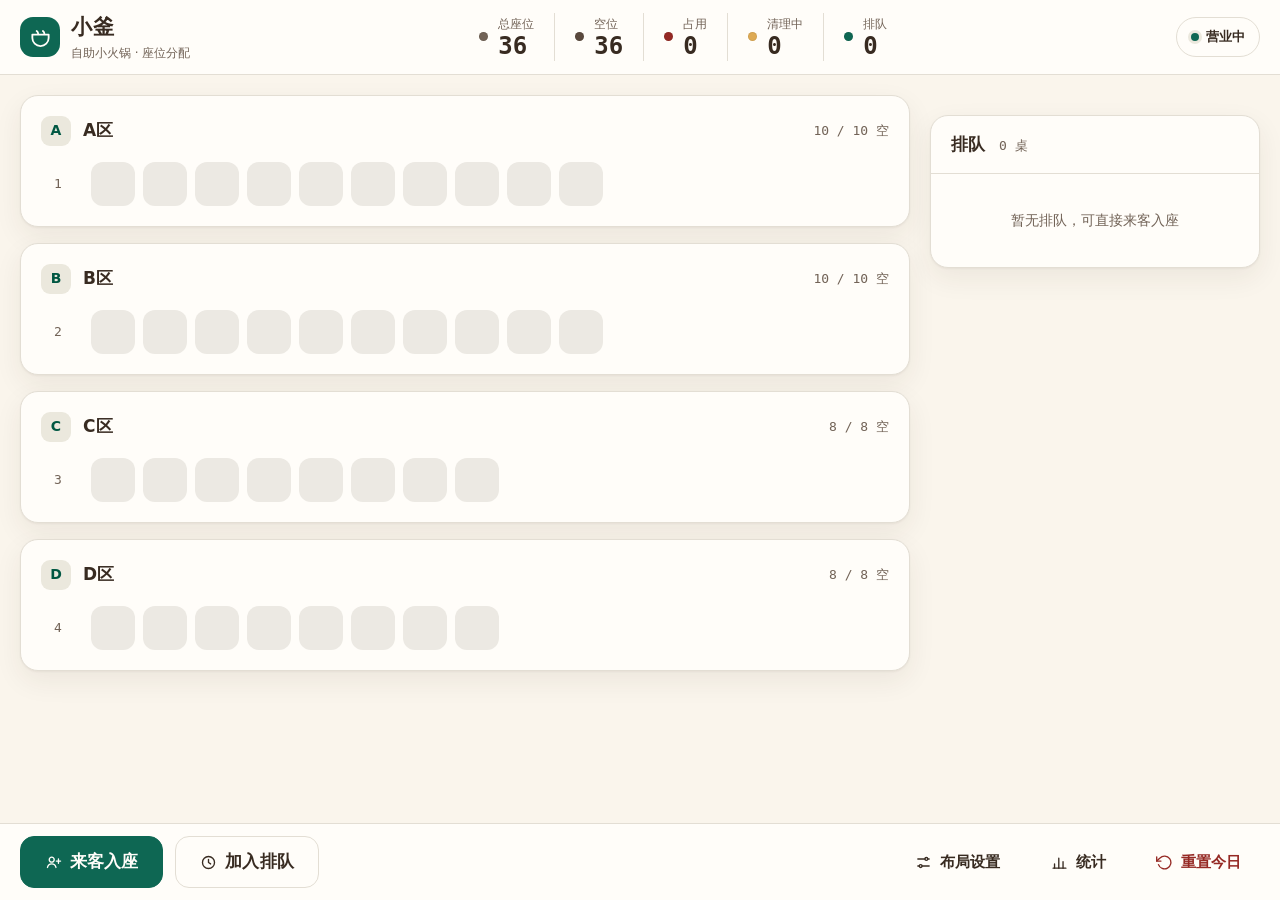
<file: index.html>
<!doctype html>
<html lang="zh-CN">
<head>
<meta charset="utf-8">
<meta name="viewport" content="width=device-width, initial-scale=1">
<title>小釜 · 自助小火锅 — 座位分配</title>
<link rel="stylesheet" href="css/style.css">
</head>
<body>
<div class="app">

  <!-- ═══════ 顶栏：品牌 + 实时统计条 ═══════ -->
  <header class="topbar">
    <div class="brand">
      <span class="brand-mark" aria-hidden="true">
        <svg viewBox="0 0 24 24" fill="none" stroke="currentColor" stroke-width="1.9" stroke-linecap="round" stroke-linejoin="round"><path d="M3.5 10h17v3.5a8.5 8.5 0 0 1-17 0z"/><path d="M8 6.2c.8.6 1.5 1.5 1.5 2.6"/><path d="M14.5 6.2c.8.6 1.5 1.5 1.5 2.6"/></svg>
      </span>
      <div>
        <div class="brand-name">小釜</div>
        <div class="brand-sub">自助小火锅 · 座位分配</div>
      </div>
    </div>
    <div id="stats" class="stats" aria-label="实时统计"></div>
    <div class="open-chip">营业中</div>
  </header>

  <!-- ═══════ 工作区：座位图 + 排队面板 ═══════ -->
  <main class="workspace">
    <section class="map-col">

      <!-- 选位横幅 -->
      <div id="selBar" class="banner banner-sel hidden">
        <svg viewBox="0 0 24 24" fill="none" stroke="currentColor" stroke-width="2" stroke-linecap="round" stroke-linejoin="round"><circle cx="9.5" cy="8" r="3.5"/><path d="M3.5 19c.7-3 3.2-5 6-5s5.3 2 6 5"/><path d="M19 7v6M16 10h6"/></svg>
        <span class="banner-txt" id="selTxt"></span>
        <button type="button" class="btn btn-ghost" id="btnSelCancel">取消选位</button>
      </div>

      <!-- 拆坐合并提示条 -->
      <div id="mergeBar" class="banner banner-merge hidden">
        <svg viewBox="0 0 24 24" fill="none" stroke="currentColor" stroke-width="2" stroke-linecap="round"><path d="M10 13a5 5 0 0 0 7.54.54l3-3a5 5 0 0 0-7.07-7.07l-1.72 1.71"/><path d="M14 11a5 5 0 0 0-7.54-.54l-3 3a5 5 0 0 0 7.07 7.07l1.71-1.71"/></svg>
        <span class="banner-txt" id="mergeTxt"></span>
        <button type="button" class="btn btn-secondary btn-sm" id="btnMergeOpen">查看合并</button>
        <button type="button" class="btn btn-ghost" id="btnMergeLater">稍后处理</button>
      </div>

      <!-- 座位图 -->
      <div id="seatmap" class="seatmap"></div>

      <!-- 选位方案条（底部浮出） -->
      <div id="candBar" class="cand-bar hidden">
        <span class="cand-title">选择方案</span>
        <div id="candChips" class="cand-chips"></div>
      </div>
    </section>

    <!-- 排队面板 -->
    <aside id="queuePanel" class="queue">
      <div class="queue-head">
        <span class="qtitle">排队 <span id="qcnt" class="qcnt num">0 桌</span></span>
      </div>
      <div id="qlist" class="qlist"></div>
    </aside>
  </main>

  <!-- ═══════ 底部工具栏 ═══════ -->
  <footer class="toolbar">
    <div class="toolbar-left">
      <button type="button" class="btn btn-primary btn-lg" id="btnSeat">
        <svg viewBox="0 0 24 24" fill="none" stroke="currentColor" stroke-width="1.9" stroke-linecap="round" stroke-linejoin="round"><circle cx="9.5" cy="8" r="3.5"/><path d="M3.5 19c.7-3 3.2-5 6-5s5.3 2 6 5"/><path d="M19 7v6M16 10h6"/></svg>
        来客入座
      </button>
      <button type="button" class="btn btn-secondary btn-lg" id="btnQueue">
        <svg viewBox="0 0 24 24" fill="none" stroke="currentColor" stroke-width="1.9" stroke-linecap="round" stroke-linejoin="round"><circle cx="12" cy="12" r="8.5"/><path d="M12 7.5V12l3 2"/></svg>
        加入排队
      </button>
    </div>
    <div class="toolbar-right">
      <button type="button" class="btn btn-ghost" id="btnLayout">
        <svg viewBox="0 0 24 24" fill="none" stroke="currentColor" stroke-width="1.9" stroke-linecap="round"><path d="M4 7h10M18 7h2M4 17h2M10 17h10"/><circle cx="16" cy="7" r="2"/><circle cx="8" cy="17" r="2"/></svg>
        布局设置
      </button>
      <button type="button" class="btn btn-ghost" id="btnStats">
        <svg viewBox="0 0 24 24" fill="none" stroke="currentColor" stroke-width="1.9" stroke-linecap="round"><path d="M5 20v-6M11 20V6M17 20v-9"/><path d="M3 20h18"/></svg>
        统计
      </button>
      <button type="button" class="btn btn-danger" id="btnReset">
        <svg viewBox="0 0 24 24" fill="none" stroke="currentColor" stroke-width="1.9" stroke-linecap="round" stroke-linejoin="round"><polyline points="1 4 1 10 7 10"/><path d="M3.51 15a9 9 0 1 0 2.13-9.36L1 10"/></svg>
        重置今日
      </button>
    </div>
  </footer>
</div>

<!-- ═══════ 弹窗：来客入座 ═══════ -->
<div class="modal" id="mSeat" role="dialog" aria-modal="true" aria-labelledby="mSeatTitle">
  <div class="modal-overlay" data-close></div>
  <div class="modal-card">
    <div class="modal-head">
      <h2 class="modal-title" id="mSeatTitle">来客入座</h2>
      <button type="button" class="icon-btn" data-close aria-label="关闭"><svg viewBox="0 0 24 24" fill="none" stroke="currentColor" stroke-width="2" stroke-linecap="round"><path d="M6 6l12 12M18 6L6 18"/></svg></button>
    </div>
    <div class="modal-body">
      <div class="step-row">
        <span class="step-label">人数</span>
        <div class="stepper">
          <button type="button" class="step-btn" id="seatDec" aria-label="减少人数"><svg viewBox="0 0 24 24" fill="none" stroke="currentColor" stroke-width="2.2" stroke-linecap="round"><path d="M5 12h14"/></svg></button>
          <span class="step-val" id="seatK">2</span>
          <button type="button" class="step-btn" id="seatInc" aria-label="增加人数"><svg viewBox="0 0 24 24" fill="none" stroke="currentColor" stroke-width="2.2" stroke-linecap="round"><path d="M12 5v14M5 12h14"/></svg></button>
        </div>
      </div>
      <div class="quick" id="quickBtns" role="group" aria-label="快捷人数"></div>
      <div class="field">
        <label for="seatNote">备注（选填）</label>
        <input id="seatNote" class="input" type="text" placeholder="例如：两位老人、靠窗、不拼桌">
      </div>
    </div>
    <div class="modal-foot">
      <button type="button" class="btn btn-secondary" data-close>取消</button>
      <button type="button" class="btn btn-primary" id="btnSeatGo">查看可选位置 →</button>
    </div>
  </div>
</div>

<!-- ═══════ 弹窗：确认入座 ═══════ -->
<div class="modal" id="mConfirm" role="dialog" aria-modal="true" aria-labelledby="mConfirmTitle">
  <div class="modal-overlay" data-close></div>
  <div class="modal-card">
    <div class="modal-head">
      <h2 class="modal-title" id="mConfirmTitle">确认入座</h2>
      <button type="button" class="icon-btn" data-close aria-label="关闭"><svg viewBox="0 0 24 24" fill="none" stroke="currentColor" stroke-width="2" stroke-linecap="round"><path d="M6 6l12 12M18 6L6 18"/></svg></button>
    </div>
    <div class="modal-body">
      <p id="cfInfo" class="cf-info"></p>
      <div id="cfSeats" class="seat-chips"></div>
    </div>
    <div class="modal-foot">
      <button type="button" class="btn btn-secondary" data-close>取消</button>
      <button type="button" class="btn btn-primary" id="btnCfGo">确认入座</button>
    </div>
  </div>
</div>

<!-- ═══════ 弹窗：无空位 ═══════ -->
<div class="modal" id="mNoFit" role="dialog" aria-modal="true" aria-labelledby="mNoFitTitle">
  <div class="modal-overlay" data-close></div>
  <div class="modal-card">
    <div class="modal-head">
      <h2 class="modal-title" id="mNoFitTitle">没有连坐空位</h2>
      <button type="button" class="icon-btn" data-close aria-label="关闭"><svg viewBox="0 0 24 24" fill="none" stroke="currentColor" stroke-width="2" stroke-linecap="round"><path d="M6 6l12 12M18 6L6 18"/></svg></button>
    </div>
    <div class="modal-body">
      <p id="nofitMsg" class="cf-info"></p>
      <div id="splitPlanBox" class="plan-area hidden"></div>
      <div id="shiftPlanBox" class="plan-area hidden"></div>
    </div>
    <div class="modal-foot">
      <button type="button" class="btn btn-secondary" data-close>取消</button>
      <button type="button" class="btn btn-primary" id="btnNfQueue">加入排队</button>
    </div>
  </div>
</div>

<!-- ═══════ 弹窗：拆坐合并确认 ═══════ -->
<div class="modal" id="mMerge" role="dialog" aria-modal="true" aria-labelledby="mMergeTitle">
  <div class="modal-overlay" data-close></div>
  <div class="modal-card">
    <div class="modal-head">
      <h2 class="modal-title" id="mMergeTitle">合并确认</h2>
      <button type="button" class="icon-btn" data-close aria-label="关闭"><svg viewBox="0 0 24 24" fill="none" stroke="currentColor" stroke-width="2" stroke-linecap="round"><path d="M6 6l12 12M18 6L6 18"/></svg></button>
    </div>
    <div class="modal-body">
      <p id="mgInfo" class="cf-info"></p>
      <div id="mgSeats" class="seat-chips"></div>
    </div>
    <div class="modal-foot">
      <button type="button" class="btn btn-danger" id="btnMgNo">客人拒绝（不再提议）</button>
      <button type="button" class="btn btn-secondary" data-close>取消</button>
      <button type="button" class="btn btn-primary" id="btnMgGo">确认合并</button>
    </div>
  </div>
</div>

<!-- ═══════ 弹窗：移位拼座确认 ═══════ -->
<div class="modal" id="mShift" role="dialog" aria-modal="true" aria-labelledby="mShiftTitle">
  <div class="modal-overlay" data-close></div>
  <div class="modal-card">
    <div class="modal-head">
      <h2 class="modal-title" id="mShiftTitle">移位拼座确认</h2>
      <button type="button" class="icon-btn" data-close aria-label="关闭"><svg viewBox="0 0 24 24" fill="none" stroke="currentColor" stroke-width="2" stroke-linecap="round"><path d="M6 6l12 12M18 6L6 18"/></svg></button>
    </div>
    <div class="modal-body">
      <div id="shInfo" class="shift-list"></div>
    </div>
    <div class="modal-foot">
      <button type="button" class="btn btn-secondary" data-close>取消</button>
      <button type="button" class="btn btn-primary" id="btnShGo">全部同意，执行</button>
    </div>
  </div>
</div>

<!-- ═══════ 弹窗：座位操作 ═══════ -->
<div class="modal" id="mSeatOp" role="dialog" aria-modal="true" aria-labelledby="mSeatOpTitle">
  <div class="modal-overlay" data-close></div>
  <div class="modal-card">
    <div class="modal-head">
      <h2 class="modal-title" id="mSeatOpTitle">座位操作</h2>
      <button type="button" class="icon-btn" data-close aria-label="关闭"><svg viewBox="0 0 24 24" fill="none" stroke="currentColor" stroke-width="2" stroke-linecap="round"><path d="M6 6l12 12M18 6L6 18"/></svg></button>
    </div>
    <div class="modal-body">
      <div id="soInfo" class="so-info"></div>
      <div id="soActions" class="btn-row"></div>
    </div>
    <div class="modal-foot">
      <button type="button" class="btn btn-secondary" data-close>关闭</button>
    </div>
  </div>
</div>

<!-- ═══════ 弹窗：布局设置 ═══════ -->
<div class="modal" id="mLayout" role="dialog" aria-modal="true" aria-labelledby="mLayoutTitle">
  <div class="modal-overlay" data-close></div>
  <div class="modal-card wide">
    <div class="modal-head">
      <h2 class="modal-title" id="mLayoutTitle">布局设置</h2>
      <button type="button" class="icon-btn" data-close aria-label="关闭"><svg viewBox="0 0 24 24" fill="none" stroke="currentColor" stroke-width="2" stroke-linecap="round"><path d="M6 6l12 12M18 6L6 18"/></svg></button>
    </div>
    <div class="modal-body">
      <div class="switch-row">
        <label class="switch"><input type="checkbox" id="chkSplit" checked><span class="track"></span>允许拆坐入座</label>
        <label class="switch"><input type="checkbox" id="chkShift" checked><span class="track"></span>允许移位拼座</label>
      </div>
      <div id="layoutRows" class="layout-rows"></div>
      <div class="add-row">
        <input id="addName" class="input" type="text" placeholder="排名称，如 E区/靠窗">
        <input id="addCount" class="input small" type="number" min="1" max="40" placeholder="座数">
        <button type="button" class="btn btn-secondary" id="btnAddRow">添加一排</button>
      </div>
      <p class="demo-note">保存后现有占用按座位号保留；被删的排上如有客人会被释放并提示。建议营业前先设好布局。</p>
    </div>
    <div class="modal-foot">
      <button type="button" class="btn btn-ghost" id="btnDemo">恢复演示布局</button>
      <button type="button" class="btn btn-primary" id="btnLayoutSave">保存布局</button>
    </div>
  </div>
</div>

<!-- ═══════ 弹窗：营业统计 ═══════ -->
<div class="modal" id="mStats" role="dialog" aria-modal="true" aria-labelledby="mStatsTitle">
  <div class="modal-overlay" data-close></div>
  <div class="modal-card wide">
    <div class="modal-head">
      <h2 class="modal-title" id="mStatsTitle">营业统计</h2>
      <button type="button" class="icon-btn" data-close aria-label="关闭"><svg viewBox="0 0 24 24" fill="none" stroke="currentColor" stroke-width="2" stroke-linecap="round"><path d="M6 6l12 12M18 6L6 18"/></svg></button>
    </div>
    <div class="modal-body">
      <div id="statsBody" class="mcard-grid"></div>
      <div class="btn-row"><button type="button" class="btn btn-secondary" id="btnSim">▶ 仿真对比今日客流（4 套配置）</button></div>
      <div id="simResult" class="sim hidden"></div>
    </div>
    <div class="modal-foot">
      <button type="button" class="btn btn-primary" data-close>关闭</button>
    </div>
  </div>
</div>

<div id="toast" class="toast" role="status" aria-live="polite"></div>

<script src="js/core.js"></script>
<script src="js/ui.js"></script>
<script src="js/app.js"></script>
</body>
</html>
</file>
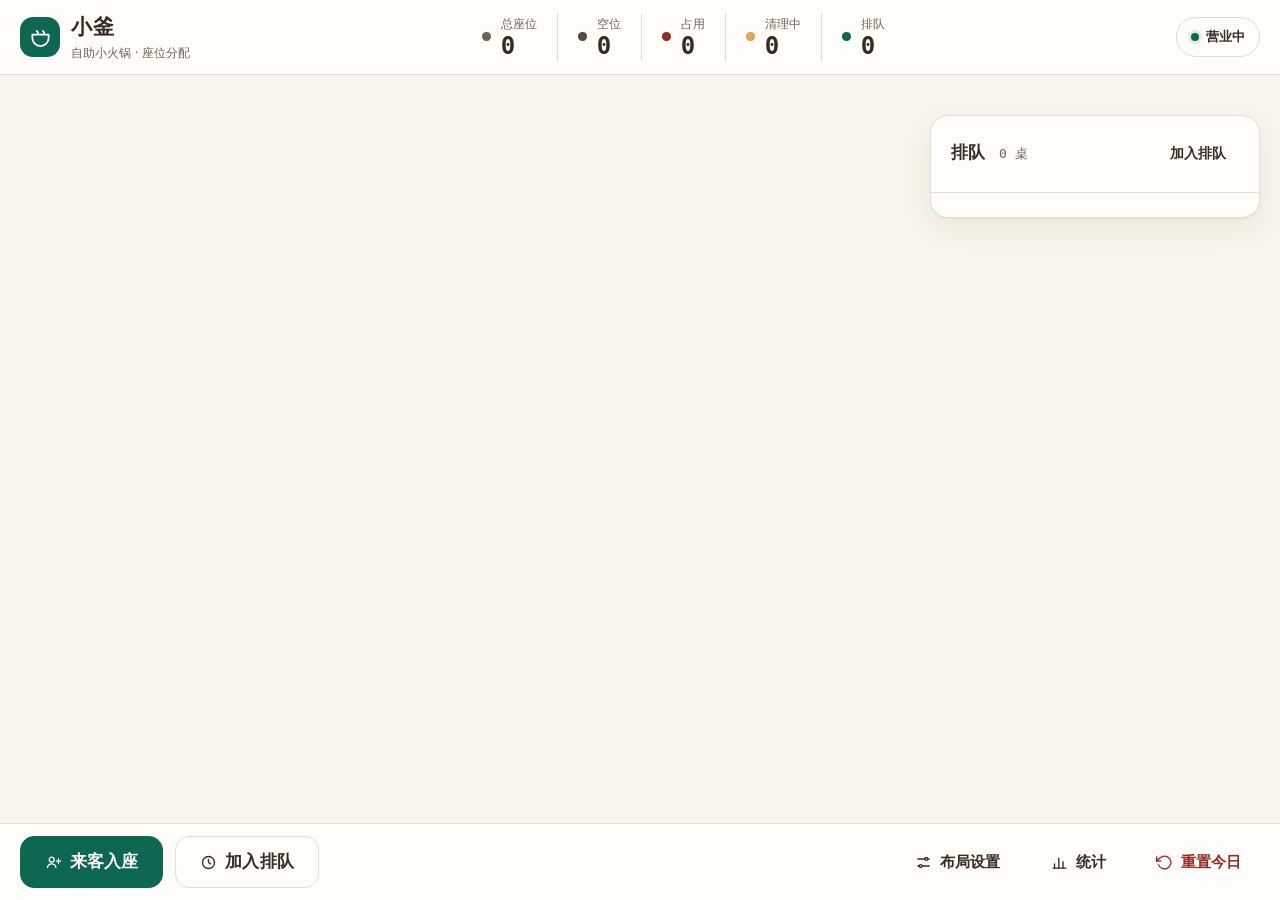
<file: design/open-design-export.html>
<!doctype html>
<html lang="zh-CN">
<head>
<meta charset="utf-8">
<meta name="viewport" content="width=device-width, initial-scale=1">
<title>小釜 · 自助小火锅 — 座位分配</title>
<style>
/* ═══════════ 设计 token（全部颜色仅在此定义，OKLCH，无十六进制） ═══════════ */
:root {
  /* 基调 · 暖白米色 */
  --bg:       oklch(97.2% 0.013 85);
  --surface:  oklch(99.4% 0.005 85);
  --surface-2:oklch(95.6% 0.012 85);
  --fg:       oklch(30% 0.026 60);
  --muted:    oklch(51% 0.026 60);
  --border:   oklch(90.3% 0.015 85);
  /* 主色 · 青瓷绿（克制的餐饮强调色，区别于红/琥珀/蓝状态色） */
  --accent:         oklch(46% 0.085 172);
  --accent-strong:  oklch(40% 0.09 172);
  --accent-soft:    color-mix(in oklch, var(--accent) 12%, var(--surface));

  /* 状态色 · 座位语义 */
  --st-empty:     oklch(93.6% 0.009 85);
  --st-empty-hover: oklch(89.5% 0.014 85);
  --st-empty-ink: oklch(42% 0.03 60);
  --st-occ:       oklch(45% 0.145 27);   /* 占用 · 深暖红（白字 ≥4.5:1） */
  --st-occ-deep:  oklch(39% 0.14 27);
  --st-occ-soft:  color-mix(in oklch, var(--st-occ) 12%, var(--surface));
  --st-clean:     oklch(77% 0.12 78);    /* 清理中 · 琥珀 */
  --st-clean-ink: oklch(31% 0.055 55);
  --st-clean-soft:color-mix(in oklch, var(--st-clean) 22%, var(--surface));
  --st-cand:      oklch(49% 0.15 256);   /* 候选 · 蓝（白字 ≥4.5:1） */
  --st-rec:       oklch(43.5% 0.15 257); /* 推荐 · 深蓝 + ★ */
  --st-cand-soft: color-mix(in oklch, var(--st-cand) 14%, var(--surface));
  --star:         oklch(80% 0.15 85);    /* 推荐星标 · 暖金 */

  /* 字体（系统栈，离线可用） */
  --font-display: 'Songti SC','STSong','SimSun','Noto Serif CJK SC',serif;
  --font-body:    -apple-system,BlinkMacSystemFont,'PingFang SC','Microsoft YaHei','Noto Sans CJK SC','Segoe UI',system-ui,sans-serif;
  --font-mono:    ui-monospace,'SF Mono','Cascadia Mono',Consolas,Menlo,monospace;

  /* 字号阶梯（平板偏大） */
  --fs-brand: 21px;  --fs-title: 20px;  --fs-h3: 17px;  --fs-body: 16px;
  --fs-num: 24px;    --fs-seat: 15px;   --fs-meta: 13px; --fs-tiny: 12px;

  /* 间距 · 8pt 网格 */
  --sp-2: 8px; --sp-3: 12px; --sp-4: 16px; --sp-5: 20px; --sp-6: 24px; --sp-7: 32px;

  /* 圆角 / 阴影 */
  --r-sm: 10px; --r-md: 14px; --r-lg: 18px;
  --shadow-card:  0 1px 2px oklch(28% 0.03 60 / 0.05), 0 10px 28px oklch(28% 0.03 60 / 0.07);
  --shadow-float: 0 6px 18px oklch(28% 0.03 60 / 0.12), 0 18px 48px oklch(28% 0.03 60 / 0.16);
  --shadow-modal: 0 24px 72px oklch(25% 0.03 60 / 0.3);
}

/* ═══════════ 基础 ═══════════ */
*, *::before, *::after { box-sizing: border-box; }
html { -webkit-text-size-adjust: 100%; }
body {
  margin: 0; background: var(--bg); color: var(--fg);
  font-family: var(--font-body); font-size: var(--fs-body); line-height: 1.5;
  -webkit-font-smoothing: antialiased; text-rendering: optimizeLegibility;
}
button { font: inherit; cursor: pointer; color: inherit; }
h1,h2,h3,p { margin: 0; text-wrap: balance; }
svg { display: block; }
.num { font-family: var(--font-mono); font-variant-numeric: tabular-nums; }
.hidden { display: none !important; }
:focus-visible { outline: 3px solid color-mix(in oklch, var(--accent) 42%, transparent); outline-offset: 2px; }

/* ═══════════ 应用骨架 ═══════════ */
.app { height: 100dvh; display: grid; grid-template-rows: auto 1fr auto; }

/* ── 顶栏：品牌 + 实时统计条 ── */
.topbar {
  display: grid; grid-template-columns: auto 1fr auto; align-items: center; gap: var(--sp-6);
  padding: var(--sp-3) var(--sp-5); background: var(--surface); border-bottom: 1px solid var(--border);
}
.brand { display: flex; align-items: center; gap: 11px; min-width: 0; }
.brand-mark {
  width: 40px; height: 40px; border-radius: 13px; background: var(--accent); color: var(--surface);
  display: grid; place-items: center; flex: none;
}
.brand-mark svg { width: 23px; height: 23px; }
.brand-name { font-family: var(--font-display); font-size: var(--fs-brand); font-weight: 700; letter-spacing: 0.05em; white-space: nowrap; }
.brand-sub { font-size: var(--fs-tiny); color: var(--muted); white-space: nowrap; }
.stats { display: flex; align-items: center; justify-content: center; min-width: 0; }
.stat-chip { display: flex; align-items: center; gap: 10px; padding: 2px var(--sp-5); border-left: 1px solid var(--border); }
.stat-chip:first-child { border-left: 0; }
.stat-dot { width: 9px; height: 9px; border-radius: 50%; background: var(--dot, var(--muted)); box-shadow: inset 0 0 0 1px oklch(0% 0 0 / 0.07); flex: none; }
.stat-label { display: block; font-size: var(--fs-tiny); color: var(--muted); }
.stat-val { display: block; font-family: var(--font-mono); font-size: var(--fs-num); font-weight: 700; line-height: 1.1; font-variant-numeric: tabular-nums; }
.open-chip {
  display: inline-flex; align-items: center; gap: 7px; height: 40px; padding: 0 14px;
  border: 1px solid var(--border); border-radius: 999px; background: var(--surface);
  font-size: var(--fs-meta); font-weight: 600; color: var(--fg); white-space: nowrap;
}
.open-chip::before { content: ''; width: 8px; height: 8px; border-radius: 50%; background: var(--accent); box-shadow: 0 0 0 3px var(--accent-soft); }

/* ── 工作区：座位图 + 排队面板 ── */
.workspace {
  overflow: auto; display: grid; grid-template-columns: 1fr 330px; gap: var(--sp-5);
  padding: var(--sp-5); align-items: start;
}
.map-col { display: flex; flex-direction: column; gap: var(--sp-3); min-width: 0; }

/* ── 横幅：选位 / 合并提示 ── */
.banner {
  display: flex; align-items: center; gap: var(--sp-3); flex-wrap: wrap;
  padding: var(--sp-3) var(--sp-4); border-radius: var(--r-md); border: 1px solid;
  font-size: 15px; font-weight: 500;
}
.banner svg { width: 18px; height: 18px; flex: none; }
.banner-txt { flex: 1; min-width: 200px; }
.banner-txt b { font-weight: 700; }
.banner-sel   { background: var(--st-cand-soft); border-color: color-mix(in oklch, var(--st-cand) 34%, transparent); }
.banner-sel svg { color: var(--st-cand); }
.banner-merge { background: var(--st-clean-soft); border-color: color-mix(in oklch, var(--st-clean) 45%, transparent); }
.banner-merge svg { color: oklch(52% 0.12 70); }

/* ── 座位图 ── */
.seatmap { display: grid; grid-template-columns: 1fr; gap: var(--sp-4); }
.zone { background: var(--surface); border: 1px solid var(--border); border-radius: var(--r-lg); padding: var(--sp-5); box-shadow: var(--shadow-card); }
.zone-head { display: flex; align-items: center; gap: var(--sp-3); margin-bottom: var(--sp-4); }
.zone-tag {
  width: 30px; height: 30px; border-radius: 9px; background: var(--accent-soft); color: var(--accent-strong);
  display: grid; place-items: center; font-weight: 700; font-size: 14px; flex: none;
}
.zone-name { font-size: var(--fs-h3); font-weight: 700; letter-spacing: 0.01em; }
.zone-meta { margin-left: auto; font-size: var(--fs-meta); color: var(--muted); }
.zone-rows { display: flex; flex-direction: column; gap: var(--sp-4); }
.row { display: flex; align-items: center; gap: var(--sp-4); }
.row-label { width: 34px; flex: none; text-align: center; font-family: var(--font-mono); font-size: var(--fs-meta); color: var(--muted); }
.seats { display: flex; gap: 8px; flex-wrap: wrap; }
.seat {
  position: relative; width: 44px; height: 44px; border: 0; border-radius: 12px;
  background: var(--st-empty); color: var(--st-empty-ink);
  font-size: var(--fs-seat); font-weight: 600; display: grid; place-items: center;
  transition: background 0.15s ease, transform 0.08s ease, box-shadow 0.2s ease;
}
.seat:hover { background: var(--st-empty-hover); transform: translateY(-1px); }
.seat:active { transform: translateY(0) scale(0.96); }
.seat.st-occ { background: var(--st-occ); color: var(--surface); font-size: 14px; font-weight: 700; }
.seat.st-occ:hover { background: var(--st-occ-deep); }
.seat.st-clean {
  background-color: var(--st-clean); color: var(--st-clean-ink);
  background-image: repeating-linear-gradient(120deg, transparent 0 5px, oklch(100% 0 0 / 0.2) 5px 10px);
  font-family: var(--font-mono); font-size: 13px; font-weight: 700;
}
.seat.st-clean:hover { filter: brightness(0.97); }
.seat.cand { background: var(--st-cand); color: var(--surface); animation: candPulse 2.4s ease-in-out infinite; }
.seat.rec { background: var(--st-rec); color: var(--surface); box-shadow: 0 0 0 3px color-mix(in oklch, var(--st-rec) 32%, transparent); animation: none; }
@keyframes candPulse {
  0%, 100% { box-shadow: 0 0 0 0 color-mix(in oklch, var(--st-cand) 48%, transparent); }
  50%      { box-shadow: 0 0 0 7px color-mix(in oklch, var(--st-cand) 0%, transparent); }
}
.seat .badge {
  position: absolute; top: -6px; right: -6px; width: 19px; height: 19px; border-radius: 50%;
  background: var(--surface); box-shadow: 0 1px 3px oklch(0% 0 0 / 0.28);
  display: grid; place-items: center; pointer-events: none;
}
.seat .badge svg { width: 12px; height: 12px; }
.seat .badge.badge-split { color: var(--st-occ); }
.seat .badge.badge-dnd   { color: var(--st-occ); }
.seat.split, .seat.dnd { box-shadow: inset 0 0 0 2px oklch(100% 0 0 / 0.55); }
.seat .badge.badge-star  { color: var(--star); top: -6px; right: -6px; }
.seat .badge.badge-star svg { width: 13px; height: 13px; }

/* ── 方案条（底部浮出） ── */
.cand-bar {
  position: sticky; bottom: 12px; z-index: 5;
  display: flex; align-items: center; gap: var(--sp-3); flex-wrap: wrap;
  background: var(--surface); border: 1px solid var(--border); border-radius: var(--r-lg);
  box-shadow: var(--shadow-float); padding: var(--sp-3) var(--sp-4);
}
.cand-title { display: flex; align-items: center; gap: 7px; font-size: var(--fs-meta); color: var(--muted); font-weight: 600; flex: none; }
.cand-title::before { content: ''; width: 8px; height: 8px; border-radius: 50%; background: var(--st-cand); }
.cand-chips { display: flex; gap: 8px; flex-wrap: wrap; flex: 1; min-width: 200px; }
.cand-chip {
  min-height: 44px; padding: 0 14px; border-radius: var(--r-sm);
  border: 1.5px solid var(--border); background: var(--surface); color: var(--fg);
  font-size: 14px; font-weight: 600; display: inline-flex; align-items: center; gap: 7px;
  transition: border-color 0.15s ease;
}
.cand-chip:hover { border-color: var(--st-cand); }
.cand-chip .cand-idx { font-family: var(--font-mono); font-size: var(--fs-tiny); color: var(--muted); font-weight: 500; }
.cand-chip.rec-chip { background: var(--st-rec); border-color: var(--st-rec); color: var(--surface); }
.cand-chip.rec-chip .cand-idx { color: oklch(96% 0.01 85 / 0.8); }
.cand-chip .cand-star { width: 13px; height: 13px; color: var(--star); }

/* ── 排队面板 ── */
.queue {
  position: sticky; top: var(--sp-5);
  background: var(--surface); border: 1px solid var(--border); border-radius: var(--r-lg);
  overflow: hidden; display: flex; flex-direction: column;
  max-height: calc(100dvh - 150px); box-shadow: var(--shadow-card);
}
.queue-head { display: flex; align-items: baseline; justify-content: space-between; padding: var(--sp-4) var(--sp-5); border-bottom: 1px solid var(--border); }
.qtitle { font-size: var(--fs-h3); font-weight: 700; }
.qtitle .qcnt { font-family: var(--font-mono); font-size: var(--fs-meta); color: var(--muted); font-weight: 500; margin-left: 8px; }
.qlist { overflow: auto; padding: var(--sp-3); display: flex; flex-direction: column; gap: var(--sp-3); }
.q-item { border: 1px solid var(--border); border-radius: var(--r-md); padding: var(--sp-3); background: var(--surface); }
.q-main { display: flex; align-items: center; gap: var(--sp-3); margin-bottom: var(--sp-3); }
.q-party {
  min-width: 52px; height: 52px; border-radius: var(--r-sm); background: var(--surface-2);
  display: grid; place-items: center; font-family: var(--font-mono); font-weight: 700; font-size: 20px; line-height: 1;
}
.q-party small { font-size: 11px; font-weight: 500; display: block; text-align: center; margin-top: 2px; }
.q-info { flex: 1; min-width: 0; }
.q-wait { display: block; font-size: 14px; font-weight: 600; }
.q-est { display: block; font-size: var(--fs-tiny); color: var(--muted); margin-top: 2px; }
.q-actions { display: flex; gap: 8px; }
.q-actions .btn { flex: 1; }
.q-empty { padding: var(--sp-6) var(--sp-4); text-align: center; color: var(--muted); font-size: 14px; }

/* ── 底部工具栏 ── */
.toolbar {
  display: flex; align-items: center; justify-content: space-between; gap: var(--sp-4);
  padding: var(--sp-3) var(--sp-5); background: var(--surface); border-top: 1px solid var(--border);
}
.toolbar-left, .toolbar-right { display: flex; align-items: center; gap: var(--sp-3); }

/* ═══════════ 按钮 ═══════════ */
.btn {
  display: inline-flex; align-items: center; justify-content: center; gap: 8px;
  min-height: 44px; padding: 0 18px; border-radius: var(--r-md); border: 1px solid transparent;
  font-size: 15px; font-weight: 600; letter-spacing: 0.005em; white-space: nowrap;
  transition: background 0.15s ease, border-color 0.15s ease, transform 0.06s ease;
}
.btn:active { transform: translateY(1px); }
.btn:disabled { opacity: 0.5; cursor: not-allowed; }
.btn svg { width: 17px; height: 17px; flex: none; }
.btn-primary { background: var(--accent); color: var(--surface); border-color: var(--accent); }
.btn-primary:hover { background: var(--accent-strong); border-color: var(--accent-strong); }
.btn-secondary { background: var(--surface); color: var(--fg); border-color: var(--border); }
.btn-secondary:hover { border-color: var(--fg); background: var(--surface-2); }
.btn-ghost { background: transparent; color: var(--fg); border-color: transparent; }
.btn-ghost:hover { background: var(--surface-2); }
.btn-danger { background: transparent; color: var(--st-occ); border-color: transparent; }
.btn-danger:hover { background: var(--st-occ-soft); }
.btn-lg { min-height: 52px; padding: 0 24px; font-size: 17px; }
.btn-sm { min-height: 44px; padding: 0 12px; font-size: 14px; }
.btn-block { width: 100%; }
.icon-btn {
  width: 44px; height: 44px; border-radius: var(--r-sm); border: 1px solid transparent;
  background: transparent; display: grid; place-items: center; color: var(--muted);
  transition: background 0.15s ease, color 0.15s ease;
}
.icon-btn:hover { background: var(--surface-2); color: var(--fg); }
.icon-btn.danger { color: var(--st-occ); }
.icon-btn svg { width: 18px; height: 18px; }

/* ═══════════ 弹窗 ═══════════ */
.modal { position: fixed; inset: 0; z-index: 60; display: none; }
.modal.open { display: grid; place-items: center; padding: 16px; }
.modal-overlay { position: absolute; inset: 0; background: oklch(28% 0.03 60 / 0.42); backdrop-filter: blur(3px); }
.modal-card {
  position: relative; width: min(540px, 100%); background: var(--surface);
  border: 1px solid var(--border); border-radius: 20px; box-shadow: var(--shadow-modal);
  max-height: calc(100dvh - 32px); overflow: auto; animation: modalIn 0.16s ease;
}
.modal-card.wide { width: min(780px, 100%); }
@keyframes modalIn { from { opacity: 0; transform: translateY(10px) scale(0.985); } to { opacity: 1; transform: none; } }
.modal-head { display: flex; align-items: center; justify-content: space-between; gap: var(--sp-3); padding: var(--sp-5) var(--sp-6) 0; }
.modal-title { font-size: var(--fs-title); font-weight: 700; letter-spacing: 0.01em; }
.modal-body { padding: var(--sp-5) var(--sp-6); display: flex; flex-direction: column; gap: var(--sp-5); }
.modal-foot { display: flex; justify-content: flex-end; gap: var(--sp-3); padding: var(--sp-4) var(--sp-6) var(--sp-5); border-top: 1px solid var(--border); }

/* ── 表单 ── */
.field { display: flex; flex-direction: column; gap: 6px; }
.field label { font-size: var(--fs-meta); color: var(--muted); font-weight: 600; }
.input {
  width: 100%; min-height: 46px; padding: 10px 14px;
  border: 1px solid var(--border); border-radius: var(--r-sm); background: var(--surface);
  color: var(--fg); font: inherit; font-size: 15px;
}
.input:focus { outline: 2px solid var(--accent-soft); border-color: var(--accent); }
.input.small { flex: 0 0 92px; text-align: center; }
select.input { appearance: none; }

/* ── 人数步进器 + 快捷按钮 ── */
.step-row { display: flex; align-items: center; justify-content: space-between; gap: var(--sp-4); }
.step-label { font-size: 15px; font-weight: 700; }
.stepper { display: flex; align-items: center; gap: var(--sp-3); }
.step-btn {
  width: 52px; height: 52px; border-radius: var(--r-md); border: 1px solid var(--border);
  background: var(--surface); font-size: 22px; display: grid; place-items: center;
  transition: border-color 0.15s ease, background 0.15s ease;
}
.step-btn:hover { border-color: var(--fg); background: var(--surface-2); }
.step-val {
  min-width: 78px; height: 52px; display: grid; place-items: center;
  background: var(--surface-2); border-radius: var(--r-md);
  font-family: var(--font-mono); font-size: 28px; font-weight: 700; font-variant-numeric: tabular-nums;
}
.quick { display: grid; grid-template-columns: repeat(6, 1fr); gap: 8px; }
.quick-3 { grid-template-columns: repeat(3, 1fr); }
.quick-btn {
  min-height: 48px; border-radius: var(--r-md); border: 1px solid var(--border);
  background: var(--surface); font-size: 17px; font-weight: 600;
  transition: border-color 0.15s ease, color 0.15s ease, background 0.15s ease;
}
.quick-btn:hover { border-color: var(--st-cand); color: var(--st-cand); }
.quick-btn.on { background: var(--st-cand); border-color: var(--st-cand); color: var(--surface); }

/* ── 确认入座 · 座位 chips ── */
.cf-info { font-size: 15px; line-height: 1.6; background: var(--surface-2); border-radius: var(--r-md); padding: var(--sp-3) var(--sp-4); }
.cf-info b { font-weight: 700; }
.seat-chips { display: flex; flex-wrap: wrap; gap: 8px; }
.seat-chip {
  min-height: 40px; padding: 0 13px; border-radius: 999px; background: var(--st-cand-soft);
  color: var(--st-cand); font-family: var(--font-mono); font-weight: 700; font-size: 14px;
  display: inline-flex; align-items: center;
}

/* ── 无空位 · 方案卡 ── */
.plan-area { display: flex; flex-direction: column; gap: var(--sp-3); }
.plan-card {
  display: flex; align-items: center; gap: var(--sp-4);
  border: 1.5px solid var(--border); border-radius: var(--r-md); padding: var(--sp-4);
  transition: border-color 0.15s ease, box-shadow 0.15s ease;
}
.plan-card:hover { border-color: var(--accent); box-shadow: var(--shadow-card); }
.plan-card.disabled { opacity: 0.55; }
.plan-icon {
  width: 44px; height: 44px; border-radius: var(--r-sm); display: grid; place-items: center; flex: none;
}
.plan-icon svg { width: 21px; height: 21px; }
.plan-icon.link { background: var(--st-occ-soft); color: var(--st-occ); }
.plan-icon.swap { background: var(--st-cand-soft); color: var(--st-cand); }
.plan-title { font-weight: 700; font-size: 15.5px; }
.plan-desc { font-size: var(--fs-meta); color: var(--muted); margin-top: 2px; }
.plan-cta { margin-left: auto; flex: none; }

/* ── 移位拼座 · 逐桌列表 ── */
.shift-list { display: flex; flex-direction: column; gap: var(--sp-3); }
.shift-row { display: flex; align-items: center; gap: var(--sp-3); border: 1px solid var(--border); border-radius: var(--r-md); padding: var(--sp-3) var(--sp-4); transition: opacity 0.15s ease; }
.shift-node { flex: 1; min-width: 0; }
.shift-node .k { display: block; font-weight: 700; font-size: 15px; }
.shift-node .m { display: block; font-size: var(--fs-tiny); color: var(--muted); margin-top: 2px; }
.shift-node.from .k { color: var(--st-occ); }
.shift-node.to .k { color: var(--accent-strong); }
.shift-arrow { color: var(--muted); flex: none; }
.shift-row.refused { opacity: 0.5; }

/* ── 座位操作 ── */
.so-info { display: grid; grid-template-columns: repeat(4, 1fr); gap: var(--sp-2); }
.so-item { background: var(--surface-2); border-radius: var(--r-sm); padding: var(--sp-2) var(--sp-3); }
.so-item .l { display: block; font-size: var(--fs-tiny); color: var(--muted); }
.so-item .v { display: block; font-weight: 700; font-size: 15px; margin-top: 2px; }
.section-label { font-size: var(--fs-meta); color: var(--muted); font-weight: 700; letter-spacing: 0.02em; }
.btn-row { display: flex; gap: var(--sp-3); flex-wrap: wrap; }
.btn-row .btn { flex: 1; }
.rule { border: 0; border-top: 1px solid var(--border); margin: 0; }

/* ── 布局设置 ── */
.switch-row { display: flex; gap: var(--sp-6); flex-wrap: wrap; }
.switch { position: relative; display: inline-flex; align-items: center; gap: 10px; min-height: 44px; cursor: pointer; font-size: 15px; font-weight: 600; }
.switch input { position: absolute; opacity: 0; width: 0; height: 0; }
.switch .track { width: 52px; height: 32px; border-radius: 999px; background: var(--border); position: relative; flex: none; transition: background 0.15s ease; }
.switch .track::after { content: ''; position: absolute; top: 3px; left: 3px; width: 26px; height: 26px; border-radius: 50%; background: var(--surface); box-shadow: 0 1px 3px oklch(0% 0 0 / 0.25); transition: transform 0.15s ease; }
.switch input:checked + .track { background: var(--accent); }
.switch input:checked + .track::after { transform: translateX(20px); }
.switch input:focus-visible + .track { outline: 3px solid color-mix(in oklch, var(--accent) 42%, transparent); outline-offset: 2px; }
.layout-rows { display: flex; flex-direction: column; gap: 8px; }
.layout-row { display: flex; gap: 8px; align-items: center; }
.layout-row .input { flex: 1; }
.layout-row .input.small { flex: 0 0 84px; }
.zone-divider { display: flex; align-items: center; gap: 10px; margin: var(--sp-3) 0 4px; font-size: var(--fs-meta); font-weight: 700; color: var(--muted); }
.zone-divider::after { content: ''; flex: 1; border-top: 1px solid var(--border); }
.add-row { display: flex; gap: 8px; align-items: center; flex-wrap: wrap; }
.add-row .input { flex: 1; min-width: 110px; }
.add-row select.input { flex: 0 0 110px; }

/* ── 营业统计 ── */
.demo-note { font-size: var(--fs-meta); color: var(--muted); background: var(--surface-2); border-radius: var(--r-sm); padding: 9px 12px; }
.mcard-grid { display: grid; grid-template-columns: repeat(3, 1fr); gap: var(--sp-3); }
.mcard { border: 1px solid var(--border); border-radius: var(--r-md); padding: var(--sp-4); }
.mcard-num { font-family: var(--font-mono); font-size: 30px; font-weight: 700; line-height: 1.05; font-variant-numeric: tabular-nums; }
.mcard-num small { font-size: 14px; font-weight: 600; color: var(--muted); margin-left: 2px; }
.mcard-label { font-size: var(--fs-tiny); color: var(--muted); margin-top: 6px; font-weight: 600; }
.mcard-sub { font-size: var(--fs-tiny); color: var(--st-occ); margin-top: 2px; }
.sim-table { width: 100%; border-collapse: collapse; font-size: 14px; }
.sim-table th, .sim-table td { padding: 11px 12px; text-align: left; border-bottom: 1px solid var(--border); }
.sim-table th { color: var(--muted); font-weight: 600; font-size: var(--fs-tiny); letter-spacing: 0.03em; }
.sim-table td.num-col, .sim-table th.num-col { text-align: right; font-family: var(--font-mono); font-variant-numeric: tabular-nums; }
.sim-table tr.current td { background: var(--accent-soft); }
.sim-note { font-size: var(--fs-tiny); color: var(--muted); margin-top: 8px; }

/* ── Toast ── */
.toast {
  position: fixed; left: 50%; bottom: 96px; transform: translate(-50%, 12px);
  background: var(--fg); color: var(--surface); padding: 12px 20px; border-radius: 999px;
  font-size: 15px; font-weight: 500; box-shadow: var(--shadow-float);
  opacity: 0; pointer-events: none; transition: opacity 0.2s ease, transform 0.2s ease;
  z-index: 90; max-width: calc(100vw - 40px); text-align: center;
}
.toast.show { opacity: 1; transform: translate(-50%, 0); }

/* ═══════════ 响应式 ═══════════ */
@media (max-width: 1200px) {
  .seatmap { grid-template-columns: 1fr; }
}
@media (max-width: 980px) {
  .workspace { grid-template-columns: 1fr; }
  .queue { position: static; max-height: 420px; }
  .topbar { grid-template-columns: 1fr auto; grid-template-rows: auto auto; row-gap: var(--sp-3); }
  .stats { grid-column: 1 / -1; grid-row: 2; justify-content: flex-start; flex-wrap: wrap; }
  .stat-chip { padding: 2px var(--sp-4); }
}
@media (max-width: 640px) {
  .toolbar { flex-direction: column; align-items: stretch; }
  .toolbar-left, .toolbar-right { width: 100%; }
  .toolbar-left .btn, .toolbar-right .btn { flex: 1; }
  .quick { grid-template-columns: repeat(3, 1fr); }
  .mcard-grid { grid-template-columns: repeat(2, 1fr); }
  .so-info { grid-template-columns: repeat(2, 1fr); }
  .seat { width: 40px; height: 40px; }
  .row-label { width: 28px; }
}
@media (prefers-reduced-motion: reduce) {
  *, *::before, *::after { animation: none !important; transition: none !important; }
}
</style>
</head>
<body>
<div class="app">

  <!-- ═══════ 顶栏：品牌 + 实时统计条 ═══════ -->
  <header class="topbar" data-od-id="topbar">
    <div class="brand">
      <span class="brand-mark" aria-hidden="true">
        <svg viewBox="0 0 24 24" fill="none" stroke="currentColor" stroke-width="1.9" stroke-linecap="round" stroke-linejoin="round"><path d="M3.5 10h17v3.5a8.5 8.5 0 0 1-17 0z"/><path d="M8 6.2c.8.6 1.5 1.5 1.5 2.6"/><path d="M14.5 6.2c.8.6 1.5 1.5 1.5 2.6"/></svg>
      </span>
      <div>
        <div class="brand-name">小釜</div>
        <div class="brand-sub">自助小火锅 · 座位分配</div>
      </div>
    </div>
    <div id="stats" class="stats" data-od-id="stats">
      <div class="stat-chip"><span class="stat-dot" style="--dot: var(--muted)"></span><div><span class="stat-label">总座位</span><span class="stat-val" id="stTotal">0</span></div></div>
      <div class="stat-chip"><span class="stat-dot" style="--dot: var(--st-empty-ink)"></span><div><span class="stat-label">空位</span><span class="stat-val" id="stFree">0</span></div></div>
      <div class="stat-chip"><span class="stat-dot" style="--dot: var(--st-occ)"></span><div><span class="stat-label">占用</span><span class="stat-val" id="stOcc">0</span></div></div>
      <div class="stat-chip"><span class="stat-dot" style="--dot: var(--st-clean)"></span><div><span class="stat-label">清理中</span><span class="stat-val" id="stClean">0</span></div></div>
      <div class="stat-chip"><span class="stat-dot" style="--dot: var(--accent)"></span><div><span class="stat-label">排队</span><span class="stat-val" id="stQueue">0</span></div></div>
    </div>
    <div class="open-chip">营业中</div>
  </header>

  <!-- ═══════ 工作区 ═══════ -->
  <main class="workspace" data-od-id="workspace">
    <section class="map-col" data-od-id="map-col">

      <div id="selBar" class="banner banner-sel hidden" data-od-id="sel-bar">
        <svg viewBox="0 0 24 24" fill="none" stroke="currentColor" stroke-width="2" stroke-linecap="round" stroke-linejoin="round"><circle cx="9.5" cy="8" r="3.5"/><path d="M3.5 19c.7-3 3.2-5 6-5s5.3 2 6 5"/><path d="M19 7v6M16 10h6"/></svg>
        <span class="banner-txt" id="selTxt"></span>
        <button type="button" class="btn btn-ghost" id="btnSelCancel">取消选位</button>
      </div>

      <div id="mergeBar" class="banner banner-merge hidden" data-od-id="merge-bar">
        <svg viewBox="0 0 24 24" fill="none" stroke="currentColor" stroke-width="2" stroke-linecap="round"><path d="M10 13a5 5 0 0 0 7.54.54l3-3a5 5 0 0 0-7.07-7.07l-1.72 1.71"/><path d="M14 11a5 5 0 0 0-7.54-.54l-3 3a5 5 0 0 0 7.07 7.07l1.71-1.71"/></svg>
        <span class="banner-txt" id="mergeTxt"></span>
        <button type="button" class="btn btn-secondary btn-sm" id="btnMergeOpen">查看合并</button>
        <button type="button" class="btn btn-ghost" id="btnMergeLater">稍后处理</button>
      </div>

      <div id="seatmap" class="seatmap" data-od-id="seatmap"></div>

      <div id="candBar" class="cand-bar hidden" data-od-id="cand-bar">
        <span class="cand-title">选择方案</span>
        <div id="candChips" class="cand-chips"></div>
      </div>
    </section>

    <aside id="queuePanel" class="queue" data-od-id="queue-panel">
      <div class="queue-head">
        <span class="qtitle">排队 <span id="qcnt" class="qcnt num">0 桌</span></span>
        <button type="button" class="btn btn-ghost btn-sm" id="btnQueueAdd">加入排队</button>
      </div>
      <div id="qlist" class="qlist"></div>
    </aside>
  </main>

  <!-- ═══════ 底部工具栏 ═══════ -->
  <footer class="toolbar" data-od-id="toolbar">
    <div class="toolbar-left">
      <button type="button" class="btn btn-primary btn-lg" id="btnOpenSeat" data-od-id="btn-seat">
        <svg viewBox="0 0 24 24" fill="none" stroke="currentColor" stroke-width="1.9" stroke-linecap="round" stroke-linejoin="round"><circle cx="9.5" cy="8" r="3.5"/><path d="M3.5 19c.7-3 3.2-5 6-5s5.3 2 6 5"/><path d="M19 7v6M16 10h6"/></svg>
        来客入座
      </button>
      <button type="button" class="btn btn-secondary btn-lg" id="btnOpenQueue" data-od-id="btn-queue">
        <svg viewBox="0 0 24 24" fill="none" stroke="currentColor" stroke-width="1.9" stroke-linecap="round" stroke-linejoin="round"><circle cx="12" cy="12" r="8.5"/><path d="M12 7.5V12l3 2"/></svg>
        加入排队
      </button>
    </div>
    <div class="toolbar-right">
      <button type="button" class="btn btn-ghost" id="btnOpenLayout" data-od-id="btn-layout">
        <svg viewBox="0 0 24 24" fill="none" stroke="currentColor" stroke-width="1.9" stroke-linecap="round"><path d="M4 7h10M18 7h2M4 17h2M10 17h10"/><circle cx="16" cy="7" r="2"/><circle cx="8" cy="17" r="2"/></svg>
        布局设置
      </button>
      <button type="button" class="btn btn-ghost" id="btnOpenStats" data-od-id="btn-stats">
        <svg viewBox="0 0 24 24" fill="none" stroke="currentColor" stroke-width="1.9" stroke-linecap="round"><path d="M5 20v-6M11 20V6M17 20v-9"/><path d="M3 20h18"/></svg>
        统计
      </button>
      <button type="button" class="btn btn-danger" id="btnReset" data-od-id="btn-reset">
        <svg viewBox="0 0 24 24" fill="none" stroke="currentColor" stroke-width="1.9" stroke-linecap="round" stroke-linejoin="round"><polyline points="1 4 1 10 7 10"/><path d="M3.51 15a9 9 0 1 0 2.13-9.36L1 10"/></svg>
        重置今日
      </button>
    </div>
  </footer>
</div>

<!-- ═══════ 弹窗：来客入座 ═══════ -->
<div class="modal" id="mSeat" role="dialog" aria-modal="true" aria-labelledby="mSeatTitle" data-od-id="modal-seat">
  <div class="modal-overlay" data-close></div>
  <div class="modal-card">
    <div class="modal-head">
      <h2 class="modal-title" id="mSeatTitle">来客入座</h2>
      <button type="button" class="icon-btn" data-close aria-label="关闭"><svg viewBox="0 0 24 24" fill="none" stroke="currentColor" stroke-width="2" stroke-linecap="round"><path d="M6 6l12 12M18 6L6 18"/></svg></button>
    </div>
    <div class="modal-body">
      <div class="step-row">
        <span class="step-label">人数</span>
        <div class="stepper">
          <button type="button" class="step-btn" id="seatDec" aria-label="减少人数"><svg viewBox="0 0 24 24" fill="none" stroke="currentColor" stroke-width="2.2" stroke-linecap="round"><path d="M5 12h14"/></svg></button>
          <span class="step-val" id="seatK">4</span>
          <button type="button" class="step-btn" id="seatInc" aria-label="增加人数"><svg viewBox="0 0 24 24" fill="none" stroke="currentColor" stroke-width="2.2" stroke-linecap="round"><path d="M12 5v14M5 12h14"/></svg></button>
        </div>
      </div>
      <div class="quick" id="quickBtns" role="group" aria-label="快捷人数"></div>
      <div class="field">
        <label for="seatNote">备注（选填）</label>
        <input id="seatNote" class="input" type="text" placeholder="例如：两位老人、靠窗、不拼桌">
      </div>
    </div>
    <div class="modal-foot">
      <button type="button" class="btn btn-secondary" data-close>取消</button>
      <button type="button" class="btn btn-primary" id="btnSeatGo">查看可选位置 →</button>
    </div>
  </div>
</div>

<!-- ═══════ 弹窗：确认入座 ═══════ -->
<div class="modal" id="mConfirm" role="dialog" aria-modal="true" aria-labelledby="mConfirmTitle" data-od-id="modal-confirm">
  <div class="modal-overlay" data-close></div>
  <div class="modal-card">
    <div class="modal-head">
      <h2 class="modal-title" id="mConfirmTitle">确认入座</h2>
      <button type="button" class="icon-btn" data-close aria-label="关闭"><svg viewBox="0 0 24 24" fill="none" stroke="currentColor" stroke-width="2" stroke-linecap="round"><path d="M6 6l12 12M18 6L6 18"/></svg></button>
    </div>
    <div class="modal-body">
      <p id="cfInfo" class="cf-info"></p>
      <div id="cfSeats" class="seat-chips"></div>
    </div>
    <div class="modal-foot">
      <button type="button" class="btn btn-secondary" data-close>取消</button>
      <button type="button" class="btn btn-primary" id="btnCfOk">确认入座</button>
    </div>
  </div>
</div>

<!-- ═══════ 弹窗：无空位 ═══════ -->
<div class="modal" id="mNoFit" role="dialog" aria-modal="true" aria-labelledby="mNoFitTitle" data-od-id="modal-nofit">
  <div class="modal-overlay" data-close></div>
  <div class="modal-card">
    <div class="modal-head">
      <h2 class="modal-title" id="mNoFitTitle">没有连坐空位</h2>
      <button type="button" class="icon-btn" data-close aria-label="关闭"><svg viewBox="0 0 24 24" fill="none" stroke="currentColor" stroke-width="2" stroke-linecap="round"><path d="M6 6l12 12M18 6L6 18"/></svg></button>
    </div>
    <div class="modal-body">
      <p id="nofitMsg" class="cf-info"></p>
      <div id="splitPlanBox" class="plan-area"></div>
      <div id="shiftPlanBox" class="plan-area"></div>
    </div>
    <div class="modal-foot">
      <button type="button" class="btn btn-secondary" id="btnNoFitQueue">加入排队</button>
      <button type="button" class="btn btn-ghost" data-close>知道了</button>
    </div>
  </div>
</div>

<!-- ═══════ 弹窗：合并确认 ═══════ -->
<div class="modal" id="mMerge" role="dialog" aria-modal="true" aria-labelledby="mMergeTitle" data-od-id="modal-merge">
  <div class="modal-overlay" data-close></div>
  <div class="modal-card">
    <div class="modal-head">
      <h2 class="modal-title" id="mMergeTitle">合并确认</h2>
      <button type="button" class="icon-btn" data-close aria-label="关闭"><svg viewBox="0 0 24 24" fill="none" stroke="currentColor" stroke-width="2" stroke-linecap="round"><path d="M6 6l12 12M18 6L6 18"/></svg></button>
    </div>
    <div class="modal-body">
      <p id="mgInfo" class="cf-info"></p>
    </div>
    <div class="modal-foot">
      <button type="button" class="btn btn-secondary" id="btnMgRefuse">客人拒绝</button>
      <button type="button" class="btn btn-primary" id="btnMgOk">确认合并</button>
    </div>
  </div>
</div>

<!-- ═══════ 弹窗：移位拼座确认 ═══════ -->
<div class="modal" id="mShift" role="dialog" aria-modal="true" aria-labelledby="mShiftTitle" data-od-id="modal-shift">
  <div class="modal-overlay" data-close></div>
  <div class="modal-card">
    <div class="modal-head">
      <h2 class="modal-title" id="mShiftTitle">移位拼座确认</h2>
      <button type="button" class="icon-btn" data-close aria-label="关闭"><svg viewBox="0 0 24 24" fill="none" stroke="currentColor" stroke-width="2" stroke-linecap="round"><path d="M6 6l12 12M18 6L6 18"/></svg></button>
    </div>
    <div class="modal-body">
      <div id="shInfo" class="shift-list"></div>
    </div>
    <div class="modal-foot">
      <button type="button" class="btn btn-secondary" data-close>取消</button>
      <button type="button" class="btn btn-primary" id="btnShOk">全部同意，执行</button>
    </div>
  </div>
</div>

<!-- ═══════ 弹窗：座位操作 ═══════ -->
<div class="modal" id="mSeatOp" role="dialog" aria-modal="true" aria-labelledby="mSeatOpTitle" data-od-id="modal-seatop">
  <div class="modal-overlay" data-close></div>
  <div class="modal-card">
    <div class="modal-head">
      <h2 class="modal-title" id="mSeatOpTitle">座位操作</h2>
      <button type="button" class="icon-btn" data-close aria-label="关闭"><svg viewBox="0 0 24 24" fill="none" stroke="currentColor" stroke-width="2" stroke-linecap="round"><path d="M6 6l12 12M18 6L6 18"/></svg></button>
    </div>
    <div class="modal-body">
      <div id="soInfo" class="so-info"></div>
      <div id="soActions" class="so-actions" data-od-id="so-actions">
        <div class="section-label">离座 · 清理</div>
        <div class="quick quick-3" id="cleanChips" role="group" aria-label="清理时长"></div>
        <div class="btn-row">
          <button type="button" class="btn btn-primary" id="btnCleanGo">开始清理（10 分钟）</button>
          <button type="button" class="btn btn-secondary" id="btnCleanNow">立即空置</button>
        </div>
        <div class="rule"></div>
        <div class="btn-row">
          <button type="button" class="btn btn-secondary" id="btnMergePropose">提议合并</button>
          <button type="button" class="btn btn-secondary" id="btnDndToggle">标记免打扰</button>
        </div>
      </div>
    </div>
    <div class="modal-foot">
      <button type="button" class="btn btn-ghost" data-close>关闭</button>
    </div>
  </div>
</div>

<!-- ═══════ 弹窗：布局设置 ═══════ -->
<div class="modal" id="mLayout" role="dialog" aria-modal="true" aria-labelledby="mLayoutTitle" data-od-id="modal-layout">
  <div class="modal-overlay" data-close></div>
  <div class="modal-card wide">
    <div class="modal-head">
      <h2 class="modal-title" id="mLayoutTitle">布局设置</h2>
      <button type="button" class="icon-btn" data-close aria-label="关闭"><svg viewBox="0 0 24 24" fill="none" stroke="currentColor" stroke-width="2" stroke-linecap="round"><path d="M6 6l12 12M18 6L6 18"/></svg></button>
    </div>
    <div class="modal-body">
      <div class="switch-row">
        <label class="switch"><input type="checkbox" id="chkSplit" checked><span class="track"></span>允许拆坐</label>
        <label class="switch"><input type="checkbox" id="chkShift" checked><span class="track"></span>允许移位拼座</label>
      </div>
      <div id="layoutRows" class="layout-rows"></div>
      <div class="add-row">
        <select id="addZone" class="input" aria-label="所属区"></select>
        <input id="addName" class="input" type="text" placeholder="排名称，如 B5">
        <input id="addCount" class="input small" type="number" min="1" max="99" placeholder="座数">
        <button type="button" class="btn btn-secondary" id="btnAddRow">添加一排</button>
      </div>
    </div>
    <div class="modal-foot">
      <button type="button" class="btn btn-ghost" id="btnRestoreLayout">恢复演示布局</button>
      <button type="button" class="btn btn-primary" id="btnSaveLayout">保存</button>
    </div>
  </div>
</div>

<!-- ═══════ 弹窗：营业统计 ═══════ -->
<div class="modal" id="mStats" role="dialog" aria-modal="true" aria-labelledby="mStatsTitle" data-od-id="modal-stats">
  <div class="modal-overlay" data-close></div>
  <div class="modal-card wide">
    <div class="modal-head">
      <h2 class="modal-title" id="mStatsTitle">营业统计</h2>
      <button type="button" class="icon-btn" data-close aria-label="关闭"><svg viewBox="0 0 24 24" fill="none" stroke="currentColor" stroke-width="2" stroke-linecap="round"><path d="M6 6l12 12M18 6L6 18"/></svg></button>
    </div>
    <div class="modal-body">
      <div class="demo-note">以下为演示数据，用于展示统计视图的信息架构与样式。</div>
      <div id="statsBody" class="mcard-grid"></div>
      <div class="btn-row">
        <button type="button" class="btn btn-secondary" id="btnSim">仿真对比 →</button>
      </div>
      <div id="simResult" class="sim hidden">
        <table class="sim-table">
          <thead><tr><th>配置</th><th class="num-col">上座率</th><th class="num-col">平均等待</th><th class="num-col">P90 等待</th><th class="num-col">建议接受率</th></tr></thead>
          <tbody>
            <tr class="current"><td>当前配置（拆坐开 · 移位开）</td><td class="num-col">74%</td><td class="num-col">6 分钟</td><td class="num-col">14 分钟</td><td class="num-col">92%</td></tr>
            <tr><td>配置 A · 关闭拆坐</td><td class="num-col">71%</td><td class="num-col">9 分钟</td><td class="num-col">21 分钟</td><td class="num-col">88%</td></tr>
            <tr><td>配置 B · 优先贴边</td><td class="num-col">76%</td><td class="num-col">5 分钟</td><td class="num-col">11 分钟</td><td class="num-col">94%</td></tr>
            <tr><td>配置 C · 等待上限 12 分钟</td><td class="num-col">72%</td><td class="num-col">4 分钟</td><td class="num-col">10 分钟</td><td class="num-col">91%</td></tr>
          </tbody>
        </table>
        <p class="sim-note">仿真对比为演示占位：接入真实业务后可一键回放当日客流计算四种配置的差异。</p>
      </div>
    </div>
  </div>
</div>

<div id="toast" class="toast" role="status" aria-live="polite"></div>

<script>
(function () {
  'use strict';
  var $ = function (id) { return document.getElementById(id); };

  /* ─────────── 演示布局与数据（占位，可被业务逻辑替换） ─────────── */
  var DEMO_LAYOUT = [
    { zone: 'A', zoneName: 'A 区 · 靠窗', rows: [{ n: 'A1', s: 6 }, { n: 'A2', s: 6 }, { n: 'A3', s: 6 }, { n: 'A4', s: 6 }] },
    { zone: 'B', zoneName: 'B 区 · 大厅', rows: [{ n: 'B1', s: 8 }, { n: 'B2', s: 8 }, { n: 'B3', s: 8 }, { n: 'B4', s: 8 }] },
    { zone: 'C', zoneName: 'C 区 · 卡座', rows: [{ n: 'C1', s: 4 }, { n: 'C2', s: 4 }, { n: 'C3', s: 4 }] },
    { zone: 'D', zoneName: 'D 区 · 包间', rows: [{ n: 'D1', s: 2 }, { n: 'D2', s: 2 }] }
  ];

  function buildDemo() {
    var seats = {};
    function put(keys, st, party, extra) {
      keys.forEach(function (k) {
        var o = { st: st, party: party || 0, flag: null, remain: 0, since: 0 };
        if (extra) { for (var p in extra) { o[p] = extra[p]; } }
        seats[k] = o;
      });
    }
    put(['A1-1', 'A1-2'], 'occ', 2, { since: 38 });
    put(['A3-1', 'A3-2', 'A3-3', 'A3-4'], 'occ', 4, { since: 52 });
    put(['A4-3', 'A4-4'], 'occ', 2, { since: 20 });
    put(['B1-1', 'B1-2', 'B1-3'], 'occ', 3, { since: 44 });
    put(['B2-1', 'B2-2', 'B2-3', 'B2-4', 'B2-5', 'B2-6'], 'occ', 6, { since: 61 });
    put(['B3-2', 'B3-3'], 'occ', 2, { since: 30 });
    put(['B3-4'], 'occ', 1, { since: 12, flag: 'dnd' });
    put(['C1-1', 'C1-2'], 'occ', 2, { since: 25, flag: 'split' });
    put(['C2-3', 'C2-4'], 'occ', 2, { since: 15, flag: 'split' });
    put(['C2-1'], 'occ', 2, { since: 70 });
    put(['D1-1'], 'occ', 2, { since: 66 });
    put(['A4-5'], 'clean', 0, { remain: 190 });
    put(['C2-2'], 'clean', 0, { remain: 65 });
    var queue = [
      { id: 1, party: 4, wait: 9 },
      { id: 2, party: 2, wait: 5 },
      { id: 3, party: 6, wait: 14 }
    ];
    return { seats: seats, queue: queue };
  }

  var layout = JSON.parse(JSON.stringify(DEMO_LAYOUT));
  var data = buildDemo();
  var seats = data.seats;
  var queue = data.queue;
  var queueSeq = 10;

  var state = {
    mSeatMode: 'seat',      // 'seat' | 'queue'
    selecting: null,        // { party, plans, active, fromQueueId }
    cleanMin: 10,
    seatOpKey: null,
    splitEnabled: true,
    shiftEnabled: true
  };

  /* ─────────── 工具 ─────────── */
  function ensureKeys(zone) {
    zone.rows.forEach(function (row) {
      if (!row.seatKeys) {
        row.seatKeys = [];
        for (var i = 1; i <= row.s; i++) { row.seatKeys.push(row.n + '-' + i); }
      }
    });
  }
  function fmt(t) { var m = Math.floor(t / 60), s = t % 60; return m + ':' + (s < 10 ? '0' : '') + s; }
  function toast(msg) {
    var t = $('toast'); t.textContent = msg; t.classList.add('show');
    clearTimeout(t._timer); t._timer = setTimeout(function () { t.classList.remove('show'); }, 2400);
  }
  function openModal(id) { $(id).classList.add('open'); }
  function closeModal(id) { $(id).classList.remove('open'); }
  function closeAllModals() {
    document.querySelectorAll('.modal.open').forEach(function (m) { m.classList.remove('open'); });
  }

  /* ─────────── 渲染：统计条 ─────────── */
  function renderStats() {
    var total = 0, free = 0, occ = 0, clean = 0;
    for (var k in seats) {
      total++;
      if (seats[k].st === 'free') free++;
      else if (seats[k].st === 'occ') occ++;
      else if (seats[k].st === 'clean') clean++;
    }
    $('stTotal').textContent = total;
    $('stFree').textContent = free;
    $('stOcc').textContent = occ;
    $('stClean').textContent = clean;
    $('stQueue').textContent = queue.length;
    $('qcnt').textContent = queue.length + ' 桌';
  }

  /* ─────────── 渲染：座位图 ─────────── */
  var ICON_LINK = '<svg viewBox="0 0 24 24" fill="none" stroke="currentColor" stroke-width="2" stroke-linecap="round"><path d="M10 13a5 5 0 0 0 7.54.54l3-3a5 5 0 0 0-7.07-7.07l-1.72 1.71"/><path d="M14 11a5 5 0 0 0-7.54-.54l-3 3a5 5 0 0 0 7.07 7.07l1.71-1.71"/></svg>';
  var ICON_DND = '<svg viewBox="0 0 24 24" fill="none" stroke="currentColor" stroke-width="2" stroke-linecap="round"><circle cx="12" cy="12" r="9"/><path d="M5.2 5.2l13.6 13.6"/></svg>';
  var ICON_STAR = '<svg viewBox="0 0 24 24" fill="currentColor"><path d="M12 2.6l2.8 6 6.4.8-4.7 4.4 1.2 6.3L12 17l-5.7 3.1 1.2-6.3L2.8 9.4l6.4-.8z"/></svg>';

  function buildSeat(k) {
    var s = seats[k];
    var btn = document.createElement('button');
    btn.type = 'button';
    btn.className = 'seat';
    btn.setAttribute('data-key', k);
    btn.setAttribute('data-party', s.party || 0);
    btn.setAttribute('aria-label', '座位 ' + k + (s.st === 'occ' ? '，' + s.party + ' 人' : s.st === 'clean' ? '，清理中' : '，空位'));
    var sel = state.selecting;
    if (sel) {
      var inAll = false, inActive = false;
      sel.plans.forEach(function (p, i) {
        p.seats.forEach(function (pk) { if (pk === k) { inAll = true; if (i === sel.active) inActive = true; } });
      });
      if (inActive) btn.classList.add('rec');
      else if (inAll) btn.classList.add('cand');
    }
    if (s.st === 'occ') {
      btn.classList.add('st-occ');
      btn.textContent = s.party + '人';
      if (s.flag === 'split') {
        btn.classList.add('split');
        btn.insertAdjacentHTML('beforeend', '<span class="badge badge-split" aria-hidden="true">' + ICON_LINK + '</span>');
      } else if (s.flag === 'dnd') {
        btn.classList.add('dnd');
        btn.insertAdjacentHTML('beforeend', '<span class="badge badge-dnd" aria-hidden="true">' + ICON_DND + '</span>');
      }
    } else if (s.st === 'clean') {
      btn.classList.add('st-clean');
      btn.textContent = fmt(s.remain);
      btn.dataset.remain = s.remain;
    } else {
      btn.textContent = k.split('-')[1];
    }
    if (btn.classList.contains('rec')) {
      btn.insertAdjacentHTML('beforeend', '<span class="badge badge-star" aria-hidden="true">' + ICON_STAR + '</span>');
    }
    btn.addEventListener('click', function () {
      if (s.st === 'free' && !state.selecting) { openSeatModal(); }
      else if (s.st !== 'free' && !state.selecting) { openSeatOp(k); }
    });
    return btn;
  }

  function renderSeatmap() {
    var sm = $('seatmap'); sm.innerHTML = '';
    layout.forEach(function (zone) {
      ensureKeys(zone);
      var zEl = document.createElement('section');
      zEl.className = 'zone';
      zEl.setAttribute('data-od-id', 'zone-' + zone.zone.toLowerCase());
      var free = 0, total = 0;
      zone.rows.forEach(function (row) {
        row.seatKeys.forEach(function (k) { total++; if (seats[k].st === 'free') free++; });
      });
      var head = document.createElement('div');
      head.className = 'zone-head';
      head.innerHTML = '<span class="zone-tag">' + zone.zone + '</span>' +
        '<span class="zone-name">' + zone.zoneName + '</span>' +
        '<span class="zone-meta num">' + free + ' / ' + total + ' 空</span>';
      var rowsEl = document.createElement('div');
      rowsEl.className = 'zone-rows';
      zone.rows.forEach(function (row) {
        var rEl = document.createElement('div');
        rEl.className = 'row';
        var lbl = document.createElement('span');
        lbl.className = 'row-label num';
        lbl.textContent = row.n;
        var seatsEl = document.createElement('div');
        seatsEl.className = 'seats';
        row.seatKeys.forEach(function (k) { seatsEl.appendChild(buildSeat(k)); });
        rEl.appendChild(lbl); rEl.appendChild(seatsEl); rowsEl.appendChild(rEl);
      });
      zEl.appendChild(head); zEl.appendChild(rowsEl); sm.appendChild(zEl);
    });
    renderMergeBar();
    renderStats();
  }

  /* ─────────── 渲染：合并提示条 ─────────── */
  function renderMergeBar() {
    var rows = [];
    for (var k in seats) {
      if (seats[k].st === 'occ' && seats[k].flag === 'split') {
        var r = k.split('-')[0];
        if (rows.indexOf(r) < 0) rows.push(r);
      }
    }
    var bar = $('mergeBar');
    if (rows.length >= 2) {
      $('mergeTxt').innerHTML = '<b>' + rows.join('、') + '</b> 桌已拆分为两组入座，可合并为一桌';
      bar.classList.remove('hidden');
    } else {
      bar.classList.add('hidden');
    }
  }

  /* ─────────── 渲染：排队面板 ─────────── */
  function renderQueue() {
    var list = $('qlist');
    list.innerHTML = '';
    if (!queue.length) {
      var empty = document.createElement('div');
      empty.className = 'q-empty';
      empty.textContent = '暂无排队，可直接来客入座';
      list.appendChild(empty);
    }
    queue.forEach(function (item, i) {
      var el = document.createElement('div');
      el.className = 'q-item';
      var est = 4 + i * 4;
      el.innerHTML =
        '<div class="q-main">' +
          '<span class="q-party"><span>' + item.party + '<small>人</small></span></span>' +
          '<span class="q-info">' +
            '<span class="q-wait">已等 ' + item.wait + ' 分钟</span>' +
            '<span class="q-est">预计还需约 ' + est + ' 分钟</span>' +
          '</span>' +
        '</div>' +
        '<div class="q-actions">' +
          '<button type="button" class="btn btn-primary btn-sm" data-act="assign">安排入座</button>' +
          '<button type="button" class="btn btn-secondary btn-sm" data-act="shift">移位拼座</button>' +
          '<button type="button" class="icon-btn danger" data-act="remove" aria-label="移出排队"><svg viewBox="0 0 24 24" fill="none" stroke="currentColor" stroke-width="1.9" stroke-linecap="round" stroke-linejoin="round"><path d="M4 7h16"/><path d="M9 7V5a1 1 0 0 1 1-1h4a1 1 0 0 1 1 1v2"/><path d="M6.5 7l1 13h9l1-13"/></svg></button>' +
        '</div>';
      el.querySelector('[data-act="assign"]').addEventListener('click', function () { startSelect(item.party, item.id); });
      el.querySelector('[data-act="shift"]').addEventListener('click', function () { tryShift(item.party); });
      el.querySelector('[data-act="remove"]').addEventListener('click', function () {
        queue = queue.filter(function (q) { return q.id !== item.id; });
        renderQueue(); toast('已移出排队');
      });
      list.appendChild(el);
    });
    renderStats();
  }

  /* ─────────── 选位模式 ─────────── */
  function findPlans(party) {
    var plans = [];
    layout.forEach(function (zone) {
      ensureKeys(zone);
      zone.rows.forEach(function (row) {
        var keys = row.seatKeys, j = 0;
        while (j < keys.length) {
          if (seats[keys[j]].st !== 'free') { j++; continue; }
          var run = [];
          while (j < keys.length && seats[keys[j]].st === 'free') { run.push(keys[j]); j++; }
          if (run.length >= party) {
            for (var k = 0; k + party <= run.length; k++) {
              var seg = run.slice(k, k + party);
              plans.push({
                seats: seg, row: row.n, zone: zone.zoneName,
                first: parseInt(seg[0].split('-')[1], 10),
                last: parseInt(seg[party - 1].split('-')[1], 10),
                edge: (k === 0 ? 1 : 0) + (k + party === run.length ? 1 : 0)
              });
            }
          }
        }
      });
    });
    plans.sort(function (a, b) { return b.edge - a.edge; });
    return plans;
  }

  function startSelect(party, fromQueueId) {
    var plans = findPlans(party);
    if (!plans.length) { openNoFit(party); return; }
    closeAllModals();
    state.selecting = { party: party, plans: plans, active: 0, fromQueueId: fromQueueId || null };
    $('selTxt').innerHTML = '正在为 <b>' + party + '</b> 人桌选位 · 找到 <b>' + plans.length + '</b> 个连续空位方案';
    $('selBar').classList.remove('hidden');
    renderCandBar();
    renderSeatmap();
  }

  function applyCand() {
    var sel = state.selecting; if (!sel) return;
    var activeKeys = {}, allKeys = {};
    sel.plans[sel.active].seats.forEach(function (k) { activeKeys[k] = 1; });
    sel.plans.forEach(function (p) { p.seats.forEach(function (k) { allKeys[k] = 1; }); });
    document.querySelectorAll('.seat').forEach(function (el) {
      var k = el.getAttribute('data-key');
      el.classList.remove('cand', 'rec');
      el.querySelectorAll('.badge-star').forEach(function (b) { b.remove(); });
      if (allKeys[k]) el.classList.add('cand');
      if (activeKeys[k]) {
        el.classList.remove('cand');
        el.classList.add('rec');
        el.insertAdjacentHTML('beforeend', '<span class="badge badge-star" aria-hidden="true">' + ICON_STAR + '</span>');
      }
    });
  }

  function renderCandBar() {
    var sel = state.selecting; if (!sel) return;
    var box = $('candChips');
    box.innerHTML = '';
    $('candBar').classList.remove('hidden');
    sel.plans.slice(0, 8).forEach(function (p, i) {
      var b = document.createElement('button');
      b.type = 'button';
      b.className = 'cand-chip' + (i === 0 ? ' rec-chip' : '');
      b.innerHTML = '<span class="cand-idx">' + (i + 1) + '</span>' +
        (i === 0 ? '<span class="cand-star" aria-hidden="true">' + ICON_STAR + '</span>' : '') +
        '<span>' + p.row + ' 桌 ' + p.first + '–' + p.last + ' 号</span>';
      b.addEventListener('mouseenter', function () { sel.active = i; applyCand(); });
      b.addEventListener('click', function () { openConfirm(i); });
      box.appendChild(b);
    });
  }

  function exitSelect() {
    state.selecting = null;
    $('selBar').classList.add('hidden');
    $('candBar').classList.add('hidden');
    document.querySelectorAll('.seat.cand, .seat.rec').forEach(function (el) {
      el.classList.remove('cand', 'rec');
    });
  }

  /* ─────────── 确认入座 ─────────── */
  function openConfirm(i) {
    var sel = state.selecting; if (!sel) return;
    var p = sel.plans[i];
    state.pendingPlan = { plan: p, fromQueueId: sel.fromQueueId };
    $('cfInfo').innerHTML = '<b>' + p.row + ' 桌</b> · ' + sel.party + ' 人 · 座位 <b>' + p.first + '–' + p.last + ' 号</b>（' + p.zone + '）';
    var box = $('cfSeats');
    box.innerHTML = '';
    p.seats.forEach(function (k) {
      var chip = document.createElement('span');
      chip.className = 'seat-chip';
      chip.textContent = k;
      box.appendChild(chip);
    });
    openModal('mConfirm');
  }

  $('btnCfOk').addEventListener('click', function () {
    var pp = state.pendingPlan; if (!pp) return;
    pp.plan.seats.forEach(function (k) {
      seats[k].st = 'occ'; seats[k].party = state.selecting.party; seats[k].flag = null; seats[k].since = 0;
    });
    if (pp.fromQueueId) { queue = queue.filter(function (q) { return q.id !== pp.fromQueueId; }); }
    state.pendingPlan = null;
    var party = state.selecting.party;
    exitSelect();
    closeModal('mConfirm');
    renderSeatmap(); renderQueue();
    toast('已入座：' + pp.plan.row + ' 桌 ' + pp.plan.first + '–' + pp.plan.last + ' 号 · ' + party + ' 人');
  });

  $('btnSelCancel').addEventListener('click', function () {
    exitSelect();
    renderSeatmap();
    toast('已取消选位');
  });

  $('btnNoFitQueue').addEventListener('click', function () {
    var party = state.noFitParty || 2;
    queue.push({ id: queueSeq++, party: party, wait: 0 });
    closeModal('mNoFit');
    renderQueue();
    toast('已加入排队 · ' + party + ' 人（第 ' + queue.length + ' 位）');
  });

  /* ─────────── 无空位：拆坐 / 移位 ─────────── */
  function findRun(n, excludeKeys) {
    for (var zi = 0; zi < layout.length; zi++) {
      var zone = layout[zi]; ensureKeys(zone);
      for (var ri = 0; ri < zone.rows.length; ri++) {
        var row = zone.rows[ri];
        var keys = row.seatKeys, j = 0;
        while (j < keys.length) {
          if (seats[keys[j]].st !== 'free') { j++; continue; }
          var run = [];
          while (j < keys.length && seats[keys[j]].st === 'free') { run.push(keys[j]); j++; }
          if (run.length >= n) {
            var seg = run.slice(0, n);
            if (excludeKeys) {
              var clash = seg.some(function (k) { return excludeKeys.indexOf(k) >= 0; });
              if (clash) continue;
            }
            return { seats: seg, row: row.n, zone: zone.zoneName };
          }
        }
      }
    }
    return null;
  }

  function findSplit(party) {
    for (var p1 = party - 1; p1 >= 1; p1--) {
      var p2 = party - p1;
      var g1 = findRun(p1), g2 = null;
      if (g1) g2 = findRun(p2, g1.seats);
      if (g1 && g2) return { p1: p1, p2: p2, g1: g1, g2: g2 };
    }
    return null;
  }

  function findShift(party) {
    for (var zi = 0; zi < layout.length; zi++) {
      var zone = layout[zi]; ensureKeys(zone);
      for (var ri = 0; ri < zone.rows.length; ri++) {
        var row = zone.rows[ri];
        var keys = row.seatKeys, j = 0;
        while (j < keys.length) {
          if (seats[keys[j]].st === 'free') { j++; continue; }
          var run = [], party0 = seats[keys[j]].party, same = true;
          while (j < keys.length && seats[keys[j]].st !== 'free') {
            if (seats[keys[j]].party !== party0) same = false;
            run.push(keys[j]); j++;
          }
          if (run.length >= party && same) {
            var target = findRun(party, run);
            if (target && target.row !== row.n) {
              return { from: run, to: target.seats, fromRow: row.n, toRow: target.row, party: party0, zoneTo: target.zone };
            }
          }
        }
      }
    }
    return null;
  }

  function openNoFit(party) {
    state.noFitParty = party;
    $('nofitMsg').innerHTML = '当前没有 <b>' + party + '</b> 人连坐的空位，可尝试以下方案：';
    var sp = $('splitPlanBox'), shp = $('shiftPlanBox');
    sp.innerHTML = ''; shp.innerHTML = '';
    if (state.splitEnabled) {
      var split = findSplit(party);
      if (split) {
        var s1 = split.g1, s2 = split.g2;
        sp.innerHTML =
          '<div class="plan-card">' +
            '<span class="plan-icon link" aria-hidden="true">' + ICON_LINK + '</span>' +
            '<div><div class="plan-title">拆坐方案 · ' + split.p1 + ' + ' + split.p2 + '</div>' +
            '<div class="plan-desc">' + s1.row + ' ' + s1.seats[0].split('-')[1] + '–' + s1.seats[s1.seats.length - 1].split('-')[1] + ' 号 · ' + s2.row + ' ' + s2.seats[0].split('-')[1] + '–' + s2.seats[s2.seats.length - 1].split('-')[1] + ' 号</div></div>' +
            '<button type="button" class="btn btn-primary btn-sm plan-cta" id="btnSplitGo">选择</button>' +
          '</div>';
        $('btnSplitGo').addEventListener('click', function () {
          split.g1.seats.forEach(function (k) { seats[k].st = 'occ'; seats[k].party = split.p1; seats[k].flag = 'split'; seats[k].since = 0; });
          split.g2.seats.forEach(function (k) { seats[k].st = 'occ'; seats[k].party = split.p2; seats[k].flag = 'split'; seats[k].since = 0; });
          closeModal('mNoFit'); exitSelect();
          renderSeatmap(); renderQueue();
          toast('已按拆坐方案入座（' + split.p1 + ' + ' + split.p2 + '），可稍后合并');
        });
      } else {
        sp.innerHTML = '<div class="plan-card disabled"><span class="plan-icon link" aria-hidden="true">' + ICON_LINK + '</span><div><div class="plan-title">拆坐方案</div><div class="plan-desc">当前空位无法拆出两组连坐</div></div></div>';
      }
    } else {
      sp.innerHTML = '<div class="plan-card disabled"><span class="plan-icon link" aria-hidden="true">' + ICON_LINK + '</span><div><div class="plan-title">拆坐方案</div><div class="plan-desc">已在布局设置中关闭拆坐</div></div></div>';
    }
    if (state.shiftEnabled) {
      var shift = findShift(party);
      if (shift) {
        shp.innerHTML =
          '<div class="plan-card">' +
            '<span class="plan-icon swap" aria-hidden="true"><svg viewBox="0 0 24 24" fill="none" stroke="currentColor" stroke-width="2" stroke-linecap="round" stroke-linejoin="round"><path d="M7 4l-4 4 4 4"/><path d="M3 8h11"/><path d="M17 20l4-4-4-4"/><path d="M21 16H10"/></svg></span>' +
            '<div><div class="plan-title">移位拼座 · 移动 ' + shift.fromRow + ' 桌</div>' +
            '<div class="plan-desc">腾出 ' + shift.fromRow + ' ' + shift.from[0].split('-')[1] + '–' + shift.from[shift.from.length - 1].split('-')[1] + ' 号连坐</div></div>' +
            '<button type="button" class="btn btn-primary btn-sm plan-cta" id="btnShiftGo">选择</button>' +
          '</div>';
        $('btnShiftGo').addEventListener('click', function () { openShift(shift, true); });
      } else {
        shp.innerHTML = '<div class="plan-card disabled"><span class="plan-icon swap" aria-hidden="true"><svg viewBox="0 0 24 24" fill="none" stroke="currentColor" stroke-width="2" stroke-linecap="round" stroke-linejoin="round"><path d="M7 4l-4 4 4 4"/><path d="M3 8h11"/><path d="M17 20l4-4-4-4"/><path d="M21 16H10"/></svg></span><div><div class="plan-title">移位拼座</div><div class="plan-desc">当前没有可腾出的整桌方案</div></div></div>';
      }
    } else {
      shp.innerHTML = '<div class="plan-card disabled"><span class="plan-icon swap" aria-hidden="true"><svg viewBox="0 0 24 24" fill="none" stroke="currentColor" stroke-width="2" stroke-linecap="round" stroke-linejoin="round"><path d="M7 4l-4 4 4 4"/><path d="M3 8h11"/><path d="M17 20l4-4-4-4"/><path d="M21 16H10"/></svg></span><div><div class="plan-title">移位拼座</div><div class="plan-desc">已在布局设置中关闭移位拼座</div></div></div>';
    }
    closeAllModals();
    openModal('mNoFit');
  }

  /* ─────────── 移位执行 ─────────── */
  function openShift(shift, fromNoFit) {
    state.shiftPlan = shift;
    var box = $('shInfo');
    box.innerHTML = '';
    var fromFirst = shift.from[0].split('-')[1], fromLast = shift.from[shift.from.length - 1].split('-')[1];
    var toFirst = shift.to[0].split('-')[1], toLast = shift.to[shift.to.length - 1].split('-')[1];
    var rowEl = document.createElement('div');
    rowEl.className = 'shift-row';
    rowEl.innerHTML =
      '<div class="shift-node from"><span class="k">' + shift.fromRow + ' 桌 · ' + shift.party + ' 人</span><span class="m">' + shift.fromRow + ' ' + fromFirst + '–' + fromLast + ' 号</span></div>' +
      '<svg class="shift-arrow" viewBox="0 0 24 24" fill="none" stroke="currentColor" stroke-width="2" stroke-linecap="round" stroke-linejoin="round"><path d="M5 12h14"/><path d="M13 6l6 6-6 6"/></svg>' +
      '<div class="shift-node to"><span class="k">' + shift.toRow + ' 桌</span><span class="m">' + shift.toRow + ' ' + toFirst + '–' + toLast + ' 号</span></div>' +
      '<button type="button" class="btn btn-secondary btn-sm refuse-btn">这桌拒绝</button>';
    var refuseBtn = rowEl.querySelector('.refuse-btn');
    var refused = false;
    refuseBtn.addEventListener('click', function () {
      refused = !refused;
      rowEl.classList.toggle('refused', refused);
      refuseBtn.textContent = refused ? '已拒绝' : '这桌拒绝';
      $('btnShOk').disabled = refused;
    });
    box.appendChild(rowEl);
    closeAllModals();
    openModal('mShift');
  }

  $('btnShOk').addEventListener('click', function () {
    var sh = state.shiftPlan; if (!sh) return;
    sh.from.forEach(function (k) { seats[k].st = 'free'; seats[k].party = 0; seats[k].flag = null; });
    sh.to.forEach(function (k) { seats[k].st = 'occ'; seats[k].party = sh.party; seats[k].flag = null; seats[k].since = 0; });
    state.shiftPlan = null;
    closeModal('mShift'); exitSelect();
    renderSeatmap(); renderQueue();
    toast('已移位：' + sh.fromRow + ' → ' + sh.toRow + ' · ' + sh.party + ' 人');
  });

  /* ─────────── 排队入口 ─────────── */
  function tryShift(party) {
    if (!state.shiftEnabled) { toast('已关闭移位拼座，可在布局设置中开启'); return; }
    var shift = findShift(party);
    if (!shift) { toast('当前没有可腾出的整桌方案'); return; }
    openShift(shift, false);
  }

  /* ─────────── 座位操作 ─────────── */
  function openSeatOp(k) {
    var s = seats[k];
    state.seatOpKey = k;
    var row = k.split('-')[0], idx = k.split('-')[1];
    var flagTxt = s.flag === 'split' ? '拆分中' : s.flag === 'dnd' ? '免打扰' : '—';
    $('soInfo').innerHTML =
      '<div class="so-item"><span class="l">位置</span><span class="v">' + row + ' · ' + idx + ' 号</span></div>' +
      '<div class="so-item"><span class="l">人数</span><span class="v">' + s.party + ' 人</span></div>' +
      '<div class="so-item"><span class="l">入座时长</span><span class="v">' + s.since + ' 分钟</span></div>' +
      '<div class="so-item"><span class="l">标记</span><span class="v">' + flagTxt + '</span></div>';
    var chips = $('cleanChips');
    chips.innerHTML = '';
    [5, 10, 15].forEach(function (m) {
      var b = document.createElement('button');
      b.type = 'button';
      b.className = 'quick-btn' + (m === state.cleanMin ? ' on' : '');
      b.textContent = m + ' 分钟';
      b.addEventListener('click', function () {
        state.cleanMin = m;
        chips.querySelectorAll('.quick-btn').forEach(function (x) { x.classList.remove('on'); });
        b.classList.add('on');
        $('btnCleanGo').textContent = '开始清理（' + m + ' 分钟）';
      });
      chips.appendChild(b);
    });
    $('btnCleanGo').textContent = '开始清理（' + state.cleanMin + ' 分钟）';
    $('btnMergePropose').style.display = s.flag === 'split' ? '' : 'none';
    $('btnDndToggle').textContent = s.flag === 'dnd' ? '取消免打扰' : '标记免打扰';
    closeAllModals();
    openModal('mSeatOp');
  }

  $('btnCleanGo').addEventListener('click', function () {
    var s = seats[state.seatOpKey]; if (!s) return;
    s.st = 'clean'; s.remain = state.cleanMin * 60; s.party = 0; s.flag = null;
    closeModal('mSeatOp');
    renderSeatmap(); renderStats();
    toast('已标记清理 ' + state.cleanMin + ' 分钟');
  });
  $('btnCleanNow').addEventListener('click', function () {
    var s = seats[state.seatOpKey]; if (!s) return;
    s.st = 'free'; s.party = 0; s.flag = null;
    closeModal('mSeatOp');
    renderSeatmap(); renderStats();
    toast('该座位已空置');
  });

  function openMerge() {
    var rows = [];
    for (var k in seats) {
      if (seats[k].st === 'occ' && seats[k].flag === 'split') {
        var r = k.split('-')[0];
        if (rows.indexOf(r) < 0) rows.push(r);
      }
    }
    if (rows.length >= 2) {
      $('mgInfo').innerHTML = '<b>' + rows.join('、') + '</b> 桌已拆分入座，是否合并为同一桌？';
    } else {
      $('mgInfo').innerHTML = '该桌为拆分入座，是否合并为同一桌？';
    }
    closeAllModals();
    openModal('mMerge');
  }
  $('btnMergePropose').addEventListener('click', openMerge);
  $('btnMergeOpen').addEventListener('click', openMerge);
  $('btnMergeLater').addEventListener('click', function () { $('mergeBar').classList.add('hidden'); });
  $('btnDndToggle').addEventListener('click', function () {
    var s = seats[state.seatOpKey]; if (!s) return;
    if (s.flag === 'dnd') { s.flag = null; toast('已取消免打扰'); }
    else { s.flag = 'dnd'; toast('已标记免打扰，不参与移位'); }
    closeModal('mSeatOp');
    renderSeatmap();
  });

  /* ─────────── 合并 ─────────── */
  $('btnMgRefuse').addEventListener('click', function () {
    closeModal('mMerge');
    toast('客人拒绝合并，保持拆分');
  });
  $('btnMgOk').addEventListener('click', function () {
    for (var k in seats) {
      if (seats[k].st === 'occ' && seats[k].flag === 'split') { seats[k].flag = null; }
    }
    closeModal('mMerge');
    renderSeatmap();
    toast('已合并为一桌');
  });

  /* ─────────── 来客入座弹窗 ─────────── */
  function setParty(n) {
    n = Math.max(1, Math.min(10, n));
    state.party = n;
    $('seatK').textContent = n;
    document.querySelectorAll('#quickBtns .quick-btn').forEach(function (b) {
      b.classList.toggle('on', parseInt(b.dataset.p, 10) === n);
    });
  }

  function renderQuickBtns() {
    var box = $('quickBtns');
    box.innerHTML = '';
    for (var i = 1; i <= 6; i++) {
      (function (n) {
        var b = document.createElement('button');
        b.type = 'button';
        b.className = 'quick-btn';
        b.dataset.p = n;
        b.textContent = n;
        b.addEventListener('click', function () { setParty(n); });
        box.appendChild(b);
      })(i);
    }
    setParty(state.party || 4);
  }

  function openSeatModal() {
    state.mSeatMode = 'seat';
    $('mSeatTitle').textContent = '来客入座';
    $('btnSeatGo').textContent = '查看可选位置 →';
    $('seatNote').value = '';
    renderQuickBtns();
    openModal('mSeat');
  }

  function openQueueModal() {
    state.mSeatMode = 'queue';
    $('mSeatTitle').textContent = '加入排队';
    $('btnSeatGo').textContent = '加入排队';
    $('seatNote').value = '';
    renderQuickBtns();
    openModal('mSeat');
  }

  $('seatDec').addEventListener('click', function () { setParty((state.party || 4) - 1); });
  $('seatInc').addEventListener('click', function () { setParty((state.party || 4) + 1); });
  $('btnSeatGo').addEventListener('click', function () {
    var party = state.party || 4;
    closeModal('mSeat');
    if (state.mSeatMode === 'queue') {
      queue.push({ id: queueSeq++, party: party, wait: 0 });
      renderQueue();
      toast('已加入排队 · ' + party + ' 人（第 ' + queue.length + ' 位）');
    } else {
      startSelect(party, null);
    }
  });

  /* ─────────── 工具栏 ─────────── */
  $('btnOpenSeat').addEventListener('click', openSeatModal);
  $('btnOpenQueue').addEventListener('click', openQueueModal);
  $('btnQueueAdd').addEventListener('click', openQueueModal);
  $('btnOpenLayout').addEventListener('click', function () {
    renderLayoutRows(); renderAddZone();
    $('chkSplit').checked = state.splitEnabled;
    $('chkShift').checked = state.shiftEnabled;
    openModal('mLayout');
  });
  $('btnOpenStats').addEventListener('click', function () {
    renderStatsBody();
    $('simResult').classList.add('hidden');
    openModal('mStats');
  });
  $('btnReset').addEventListener('click', function () {
    layout = JSON.parse(JSON.stringify(DEMO_LAYOUT));
    data = buildDemo();
    seats = data.seats; queue = data.queue; queueSeq = 10;
    state.selecting = null; state.pendingPlan = null; state.shiftPlan = null;
    $('selBar').classList.add('hidden');
    $('candBar').classList.add('hidden');
    closeAllModals();
    renderSeatmap(); renderQueue();
    toast('已重置今日数据（演示）');
  });

  /* ─────────── 布局设置 ─────────── */
  function renderLayoutRows() {
    var box = $('layoutRows');
    box.innerHTML = '';
    layout.forEach(function (zone) {
      var div = document.createElement('div');
      div.className = 'zone-divider';
      div.textContent = zone.zone + ' 区 · ' + zone.zoneName;
      box.appendChild(div);
      zone.rows.forEach(function (row, ri) {
        var rEl = document.createElement('div');
        rEl.className = 'layout-row';
        rEl.dataset.zone = zone.zone;
        rEl.dataset.ri = ri;
        rEl.innerHTML =
          '<input class="input lr-name" type="text" value="' + row.n + '" aria-label="排名称">' +
          '<input class="input small lr-count" type="number" min="1" max="99" value="' + row.s + '" aria-label="座数">' +
          '<button type="button" class="icon-btn danger" data-del aria-label="删除该排"><svg viewBox="0 0 24 24" fill="none" stroke="currentColor" stroke-width="1.9" stroke-linecap="round" stroke-linejoin="round"><path d="M4 7h16"/><path d="M9 7V5a1 1 0 0 1 1-1h4a1 1 0 0 1 1 1v2"/><path d="M6.5 7l1 13h9l1-13"/></svg></button>';
        rEl.querySelector('[data-del]').addEventListener('click', function () {
          zone.rows.splice(ri, 1);
          renderLayoutRows();
        });
        box.appendChild(rEl);
      });
    });
  }

  function renderAddZone() {
    var sel = $('addZone');
    sel.innerHTML = '';
    layout.forEach(function (zone) {
      var o = document.createElement('option');
      o.value = zone.zone;
      o.textContent = zone.zone + ' 区';
      sel.appendChild(o);
    });
  }

  $('btnAddRow').addEventListener('click', function () {
    var z = $('addZone').value, name = $('addName').value.trim(), count = parseInt($('addCount').value, 10);
    if (!name) { toast('请填写排名称'); return; }
    if (!count || count < 1 || count > 99) { toast('座数需在 1–99 之间'); return; }
    var zone = layout.filter(function (x) { return x.zone === z; })[0];
    if (!zone) return;
    zone.rows.push({ n: name, s: count });
    $('addName').value = ''; $('addCount').value = '';
    renderLayoutRows();
    toast('已添加 ' + name + ' 排');
  });

  $('chkSplit').addEventListener('change', function () { state.splitEnabled = this.checked; });
  $('chkShift').addEventListener('change', function () { state.shiftEnabled = this.checked; });

  $('btnRestoreLayout').addEventListener('click', function () {
    layout = JSON.parse(JSON.stringify(DEMO_LAYOUT));
    for (var k in seats) { seats[k].st = 'free'; seats[k].party = 0; seats[k].flag = null; }
    queue = []; queueSeq = 1;
    renderLayoutRows(); renderAddZone();
    renderSeatmap(); renderQueue();
    toast('已恢复演示布局');
  });

  $('btnSaveLayout').addEventListener('click', function () {
    var ok = true;
    layout.forEach(function (zone) {
      zone.rows.forEach(function (row) { delete row.seatKeys; });
    });
    document.querySelectorAll('#layoutRows .layout-row').forEach(function (rEl) {
      var zone = layout.filter(function (x) { return x.zone === rEl.dataset.zone; })[0];
      if (!zone) return;
      var name = rEl.querySelector('.lr-name').value.trim();
      var count = parseInt(rEl.querySelector('.lr-count').value, 10);
      if (!name || !count || count < 1 || count > 99) { ok = false; return; }
      var row = zone.rows[parseInt(rEl.dataset.ri, 10)];
      if (row) { row.n = name; row.s = count; }
    });
    if (!ok) { toast('排名称不能为空，座数需在 1–99 之间'); return; }
    layout = layout.filter(function (zone) { return zone.rows.length > 0; });
    for (var k in seats) { seats[k].st = 'free'; seats[k].party = 0; seats[k].flag = null; }
    closeModal('mLayout');
    renderSeatmap(); renderQueue();
    toast('布局已保存');
  });

  /* ─────────── 营业统计 ─────────── */
  var METRICS = [
    { label: '接待桌数', val: '86', unit: '桌' },
    { label: '接待人次', val: '214', unit: '人' },
    { label: '平均就餐时长', val: '58', unit: '分钟' },
    { label: '上座率', val: '74', unit: '%' },
    { label: '平均等待', val: '6', unit: '分钟' },
    { label: 'P90 等待', val: '14', unit: '分钟' },
    { label: '拆坐', val: '12', unit: '次', sub: '客人拒绝 3 次' },
    { label: '合并', val: '8', unit: '次', sub: '客人拒绝 1 次' },
    { label: '移位拼座', val: '5', unit: '次', sub: '客人拒绝 2 次' },
    { label: '空区间', val: '3', unit: '段' },
    { label: '建议接受率', val: '92', unit: '%' }
  ];

  function renderStatsBody() {
    var box = $('statsBody');
    box.innerHTML = '';
    METRICS.forEach(function (m) {
      var el = document.createElement('div');
      el.className = 'mcard';
      el.innerHTML = '<div class="mcard-num">' + m.val + '<small>' + m.unit + '</small></div>' +
        '<div class="mcard-label">' + m.label + '</div>' +
        (m.sub ? '<div class="mcard-sub">' + m.sub + '</div>' : '');
      box.appendChild(el);
    });
  }

  $('btnSim').addEventListener('click', function () {
    $('simResult').classList.toggle('hidden');
    var btn = $('btnSim');
    btn.textContent = $('simResult').classList.contains('hidden') ? '仿真对比 →' : '收起对比';
  });

  /* ─────────── 弹窗通用：遮罩 / 关闭 / Esc ─────────── */
  document.addEventListener('click', function (e) {
    var close = e.target.closest('[data-close]');
    if (close) {
      var modal = close.closest('.modal');
      if (modal) modal.classList.remove('open');
      return;
    }
    if (e.target.classList && e.target.classList.contains('modal-overlay')) {
      e.target.closest('.modal').classList.remove('open');
    }
  });
  document.addEventListener('keydown', function (e) {
    if (e.key === 'Escape') closeAllModals();
  });

  /* ─────────── 清理倒计时 ─────────── */
  setInterval(function () {
    var changed = false;
    document.querySelectorAll('.seat.st-clean').forEach(function (el) {
      var k = el.getAttribute('data-key');
      var s = seats[k];
      if (!s || s.st !== 'clean') return;
      s.remain--;
      if (s.remain <= 0) {
        s.st = 'free'; s.party = 0; s.flag = null;
        changed = true;
      } else {
        el.textContent = fmt(s.remain);
      }
    });
    if (changed) { renderSeatmap(); renderStats(); }
  }, 1000);

  /* ─────────── 初始化 ─────────── */
  renderSeatmap();
  renderQueue();
})();
</script>
</body>
</html>
</file>
<file: css/style.css>
/* ═══════════════════════════════════════════════════════════════
   小釜 · 座位分配 —— 样式（移植自 Open Design 导出，OKLCH 设计令牌）
   结构：index.html / css/style.css / js/{core,ui,app}.js
   ═══════════════════════════════════════════════════════════════ */

/* ── 设计令牌（全部颜色仅在此定义） ── */
:root {
  /* 基调 · 暖白米色 */
  --bg:       oklch(97.2% 0.013 85);
  --surface:  oklch(99.4% 0.005 85);
  --surface-2:oklch(95.6% 0.012 85);
  --fg:       oklch(30% 0.026 60);
  --muted:    oklch(51% 0.026 60);
  --border:   oklch(90.3% 0.015 85);
  /* 主色 · 青瓷绿（克制的餐饮强调色，区别于红/琥珀/蓝状态色） */
  --accent:         oklch(46% 0.085 172);
  --accent-strong:  oklch(40% 0.09 172);
  --accent-soft:    color-mix(in oklch, var(--accent) 12%, var(--surface));

  /* 状态色 · 座位语义 */
  --st-empty:     oklch(93.6% 0.009 85);
  --st-empty-hover: oklch(89.5% 0.014 85);
  --st-empty-ink: oklch(42% 0.03 60);
  --st-occ:       oklch(45% 0.145 27);   /* 占用 · 深暖红（白字 ≥4.5:1） */
  --st-occ-deep:  oklch(39% 0.14 27);
  --st-occ-soft:  color-mix(in oklch, var(--st-occ) 12%, var(--surface));
  --st-clean:     oklch(77% 0.12 78);    /* 清理中 · 琥珀 */
  --st-clean-ink: oklch(31% 0.055 55);
  --st-clean-soft:color-mix(in oklch, var(--st-clean) 22%, var(--surface));
  --st-cand:      oklch(49% 0.15 256);   /* 候选 · 蓝（白字 ≥4.5:1） */
  --st-rec:       oklch(43.5% 0.15 257); /* 推荐 · 深蓝 + ★ */
  --st-cand-soft: color-mix(in oklch, var(--st-cand) 14%, var(--surface));
  --star:         oklch(80% 0.15 85);    /* 推荐星标 · 暖金 */

  /* 字体（系统栈，离线可用） */
  --font-display: 'Songti SC','STSong','SimSun','Noto Serif CJK SC',serif;
  --font-body:    -apple-system,BlinkMacSystemFont,'PingFang SC','Microsoft YaHei','Noto Sans CJK SC','Segoe UI',system-ui,sans-serif;
  --font-mono:    ui-monospace,'SF Mono','Cascadia Mono',Consolas,Menlo,monospace;

  /* 字号阶梯（平板偏大） */
  --fs-brand: 21px;  --fs-title: 20px;  --fs-h3: 17px;  --fs-body: 16px;
  --fs-num: 24px;    --fs-seat: 15px;   --fs-meta: 13px; --fs-tiny: 12px;

  /* 间距 · 8pt 网格 */
  --sp-2: 8px; --sp-3: 12px; --sp-4: 16px; --sp-5: 20px; --sp-6: 24px; --sp-7: 32px;

  /* 圆角 / 阴影 */
  --r-sm: 10px; --r-md: 14px; --r-lg: 18px;
  --shadow-card:  0 1px 2px oklch(28% 0.03 60 / 0.05), 0 10px 28px oklch(28% 0.03 60 / 0.07);
  --shadow-float: 0 6px 18px oklch(28% 0.03 60 / 0.12), 0 18px 48px oklch(28% 0.03 60 / 0.16);
  --shadow-modal: 0 24px 72px oklch(25% 0.03 60 / 0.3);
}

/* ── 基础 ── */
*, *::before, *::after { box-sizing: border-box; }
html { -webkit-text-size-adjust: 100%; }
body {
  margin: 0; background: var(--bg); color: var(--fg);
  font-family: var(--font-body); font-size: var(--fs-body); line-height: 1.5;
  -webkit-font-smoothing: antialiased; text-rendering: optimizeLegibility;
}
button { font: inherit; cursor: pointer; color: inherit; }
h1,h2,h3,p { margin: 0; text-wrap: balance; }
svg { display: block; }
.num { font-family: var(--font-mono); font-variant-numeric: tabular-nums; }
.hidden { display: none !important; }
:focus-visible { outline: 3px solid color-mix(in oklch, var(--accent) 42%, transparent); outline-offset: 2px; }

/* ── 应用骨架 ── */
.app { height: 100dvh; display: grid; grid-template-rows: auto 1fr auto; }

/* ── 顶栏：品牌 + 实时统计条 ── */
.topbar {
  display: grid; grid-template-columns: auto 1fr auto; align-items: center; gap: var(--sp-6);
  padding: var(--sp-3) var(--sp-5); background: var(--surface); border-bottom: 1px solid var(--border);
}
.brand { display: flex; align-items: center; gap: 11px; min-width: 0; }
.brand-mark {
  width: 40px; height: 40px; border-radius: 13px; background: var(--accent); color: var(--surface);
  display: grid; place-items: center; flex: none;
}
.brand-mark svg { width: 23px; height: 23px; }
.brand-name { font-family: var(--font-display); font-size: var(--fs-brand); font-weight: 700; letter-spacing: 0.05em; white-space: nowrap; }
.brand-sub { font-size: var(--fs-tiny); color: var(--muted); white-space: nowrap; }
.stats { display: flex; align-items: center; justify-content: center; min-width: 0; }
.stat-chip { display: flex; align-items: center; gap: 10px; padding: 2px var(--sp-5); border-left: 1px solid var(--border); }
.stat-chip:first-child { border-left: 0; }
.stat-dot { width: 9px; height: 9px; border-radius: 50%; background: var(--dot, var(--muted)); box-shadow: inset 0 0 0 1px oklch(0% 0 0 / 0.07); flex: none; }
.stat-label { display: block; font-size: var(--fs-tiny); color: var(--muted); }
.stat-val { display: block; font-family: var(--font-mono); font-size: var(--fs-num); font-weight: 700; line-height: 1.1; font-variant-numeric: tabular-nums; }
.open-chip {
  display: inline-flex; align-items: center; gap: 7px; height: 40px; padding: 0 14px;
  border: 1px solid var(--border); border-radius: 999px; background: var(--surface);
  font-size: var(--fs-meta); font-weight: 600; color: var(--fg); white-space: nowrap;
}
.open-chip::before { content: ''; width: 8px; height: 8px; border-radius: 50%; background: var(--accent); box-shadow: 0 0 0 3px var(--accent-soft); }

/* ── 工作区：座位图 + 排队面板 ── */
.workspace {
  overflow: auto; display: grid; grid-template-columns: 1fr 330px; gap: var(--sp-5);
  padding: var(--sp-5); align-items: start;
}
.map-col { display: flex; flex-direction: column; gap: var(--sp-3); min-width: 0; }

/* ── 横幅：选位 / 合并提示 ── */
.banner {
  display: flex; align-items: center; gap: var(--sp-3); flex-wrap: wrap;
  padding: var(--sp-3) var(--sp-4); border-radius: var(--r-md); border: 1px solid;
  font-size: 15px; font-weight: 500;
}
.banner svg { width: 18px; height: 18px; flex: none; }
.banner-txt { flex: 1; min-width: 200px; }
.banner-txt b { font-weight: 700; }
.banner-sel   { background: var(--st-cand-soft); border-color: color-mix(in oklch, var(--st-cand) 34%, transparent); }
.banner-sel svg { color: var(--st-cand); }
.banner-merge { background: var(--st-clean-soft); border-color: color-mix(in oklch, var(--st-clean) 45%, transparent); }
.banner-merge svg { color: oklch(52% 0.12 70); }

/* ── 座位图 ── */
.seatmap { display: grid; grid-template-columns: 1fr; gap: var(--sp-4); }
.zone { background: var(--surface); border: 1px solid var(--border); border-radius: var(--r-lg); padding: var(--sp-5); box-shadow: var(--shadow-card); }
.zone-head { display: flex; align-items: center; gap: var(--sp-3); margin-bottom: var(--sp-4); }
.zone-tag {
  width: 30px; height: 30px; border-radius: 9px; background: var(--accent-soft); color: var(--accent-strong);
  display: grid; place-items: center; font-weight: 700; font-size: 14px; flex: none;
}
.zone-name { font-size: var(--fs-h3); font-weight: 700; letter-spacing: 0.01em; }
.zone-meta { margin-left: auto; font-size: var(--fs-meta); color: var(--muted); }
.zone-rows { display: flex; flex-direction: column; gap: var(--sp-4); }
.row { display: flex; align-items: center; gap: var(--sp-4); }
.row-label { width: 34px; flex: none; text-align: center; font-family: var(--font-mono); font-size: var(--fs-meta); color: var(--muted); }
.seats { display: flex; gap: 8px; flex-wrap: wrap; }
.seat {
  position: relative; width: 44px; height: 44px; border: 0; border-radius: 12px;
  background: var(--st-empty); color: var(--st-empty-ink);
  font-size: var(--fs-seat); font-weight: 600; display: grid; place-items: center;
  cursor: pointer; user-select: none;
  transition: background 0.15s ease, transform 0.08s ease, box-shadow 0.2s ease;
}
.seat:hover { background: var(--st-empty-hover); transform: translateY(-1px); }
.seat:active { transform: translateY(0) scale(0.96); }
.seat.st-occ { background: var(--st-occ); color: var(--surface); font-size: 14px; font-weight: 700; }
.seat.st-occ:hover { background: var(--st-occ-deep); }
.seat.st-clean {
  background-color: var(--st-clean); color: var(--st-clean-ink);
  background-image: repeating-linear-gradient(120deg, transparent 0 5px, oklch(100% 0 0 / 0.2) 5px 10px);
  font-family: var(--font-mono); font-size: 13px; font-weight: 700;
}
.seat.st-clean:hover { filter: brightness(0.97); }
.seat.cand { background: var(--st-cand); color: var(--surface); animation: candPulse 2.4s ease-in-out infinite; }
.seat.rec { background: var(--st-rec); color: var(--surface); box-shadow: 0 0 0 3px color-mix(in oklch, var(--st-rec) 32%, transparent); animation: none; }
@keyframes candPulse {
  0%, 100% { box-shadow: 0 0 0 0 color-mix(in oklch, var(--st-cand) 48%, transparent); }
  50%      { box-shadow: 0 0 0 7px color-mix(in oklch, var(--st-cand) 0%, transparent); }
}
.seat.split, .seat.dnd { box-shadow: inset 0 0 0 2px oklch(100% 0 0 / 0.55); }
/* 角标（拆坐 🔗 / 免打扰 🚫 / 推荐 ★） */
.seat.st-occ.split::after { content: '🔗'; position: absolute; top: -7px; right: -7px; font-size: 13px; text-shadow: 0 0 3px #fff; }
.seat.st-occ.dnd::after   { content: '🚫'; position: absolute; top: -7px; right: -7px; font-size: 13px; text-shadow: 0 0 3px #fff; }
.seat.rec::after          { content: '★'; position: absolute; top: -8px; right: -8px; font-size: 15px; color: var(--star); text-shadow: 0 1px 2px oklch(0% 0 0 / 0.35); }

/* ── 方案条（底部浮出） ── */
.cand-bar {
  position: sticky; bottom: 12px; z-index: 5;
  display: flex; align-items: center; gap: var(--sp-3); flex-wrap: wrap;
  background: var(--surface); border: 1px solid var(--border); border-radius: var(--r-lg);
  box-shadow: var(--shadow-float); padding: var(--sp-3) var(--sp-4);
}
.cand-title { display: flex; align-items: center; gap: 7px; font-size: var(--fs-meta); color: var(--muted); font-weight: 600; flex: none; }
.cand-title::before { content: ''; width: 8px; height: 8px; border-radius: 50%; background: var(--st-cand); }
.cand-chips { display: flex; gap: 8px; flex-wrap: wrap; flex: 1; min-width: 200px; }
.cand-chip {
  min-height: 44px; padding: 0 14px; border-radius: var(--r-sm);
  border: 1.5px solid var(--border); background: var(--surface); color: var(--fg);
  font-size: 14px; font-weight: 600; display: inline-flex; align-items: center; gap: 7px;
  transition: border-color 0.15s ease;
}
.cand-chip:hover { border-color: var(--st-cand); }
.cand-chip .cand-idx { font-family: var(--font-mono); font-size: var(--fs-tiny); color: var(--muted); font-weight: 500; }
.cand-chip.rec-chip { background: var(--st-rec); border-color: var(--st-rec); color: var(--surface); }
.cand-chip.rec-chip .cand-idx { color: oklch(96% 0.01 85 / 0.8); }
.cand-chip .cand-star { width: 13px; height: 13px; color: var(--star); }

/* ── 排队面板 ── */
.queue {
  position: sticky; top: var(--sp-5);
  background: var(--surface); border: 1px solid var(--border); border-radius: var(--r-lg);
  overflow: hidden; display: flex; flex-direction: column;
  max-height: calc(100dvh - 150px); box-shadow: var(--shadow-card);
}
.queue-head { display: flex; align-items: baseline; justify-content: space-between; padding: var(--sp-4) var(--sp-5); border-bottom: 1px solid var(--border); }
.qtitle { font-size: var(--fs-h3); font-weight: 700; }
.qtitle .qcnt { font-family: var(--font-mono); font-size: var(--fs-meta); color: var(--muted); font-weight: 500; margin-left: 8px; }
.qlist { overflow: auto; padding: var(--sp-3); display: flex; flex-direction: column; gap: var(--sp-3); }
.q-item { border: 1px solid var(--border); border-radius: var(--r-md); padding: var(--sp-3); background: var(--surface); }
.q-main { display: flex; align-items: center; gap: var(--sp-3); margin-bottom: var(--sp-3); }
.q-party {
  min-width: 52px; height: 52px; border-radius: var(--r-sm); background: var(--surface-2);
  display: grid; place-items: center; font-family: var(--font-mono); font-weight: 700; font-size: 20px; line-height: 1;
}
.q-party small { font-size: 11px; font-weight: 500; display: block; text-align: center; margin-top: 2px; }
.q-info { flex: 1; min-width: 0; }
.q-wait { display: block; font-size: 14px; font-weight: 600; }
.q-est { display: block; font-size: var(--fs-tiny); color: var(--muted); margin-top: 2px; }
.q-actions { display: flex; gap: 8px; }
.q-actions .btn { flex: 1; }
.q-empty { padding: var(--sp-6) var(--sp-4); text-align: center; color: var(--muted); font-size: 14px; }

/* ── 底部工具栏 ── */
.toolbar {
  display: flex; align-items: center; justify-content: space-between; gap: var(--sp-4);
  padding: var(--sp-3) var(--sp-5); background: var(--surface); border-top: 1px solid var(--border);
}
.toolbar-left, .toolbar-right { display: flex; align-items: center; gap: var(--sp-3); }

/* ── 按钮 ── */
.btn {
  display: inline-flex; align-items: center; justify-content: center; gap: 8px;
  min-height: 44px; padding: 0 18px; border-radius: var(--r-md); border: 1px solid transparent;
  font-size: 15px; font-weight: 600; letter-spacing: 0.005em; white-space: nowrap;
  transition: background 0.15s ease, border-color 0.15s ease, transform 0.06s ease;
}
.btn:active { transform: translateY(1px); }
.btn:disabled { opacity: 0.5; cursor: not-allowed; }
.btn svg { width: 17px; height: 17px; flex: none; }
.btn-primary { background: var(--accent); color: var(--surface); border-color: var(--accent); }
.btn-primary:hover { background: var(--accent-strong); border-color: var(--accent-strong); }
.btn-secondary { background: var(--surface); color: var(--fg); border-color: var(--border); }
.btn-secondary:hover { border-color: var(--fg); background: var(--surface-2); }
.btn-ghost { background: transparent; color: var(--fg); border-color: transparent; }
.btn-ghost:hover { background: var(--surface-2); }
.btn-danger { background: transparent; color: var(--st-occ); border-color: transparent; }
.btn-danger:hover { background: var(--st-occ-soft); }
.btn-lg { min-height: 52px; padding: 0 24px; font-size: 17px; }
.btn-sm { min-height: 44px; padding: 0 12px; font-size: 14px; }
.icon-btn {
  width: 44px; height: 44px; border-radius: var(--r-sm); border: 1px solid transparent;
  background: transparent; display: grid; place-items: center; color: var(--muted);
  transition: background 0.15s ease, color 0.15s ease;
}
.icon-btn:hover { background: var(--surface-2); color: var(--fg); }
.icon-btn svg { width: 18px; height: 18px; }

/* ── 弹窗 ── */
.modal { position: fixed; inset: 0; z-index: 60; display: none; }
.modal.open { display: grid; place-items: center; padding: 16px; }
.modal-overlay { position: absolute; inset: 0; background: oklch(28% 0.03 60 / 0.42); backdrop-filter: blur(3px); }
.modal-card {
  position: relative; width: min(540px, 100%); background: var(--surface);
  border: 1px solid var(--border); border-radius: 20px; box-shadow: var(--shadow-modal);
  max-height: calc(100dvh - 32px); overflow: auto; animation: modalIn 0.16s ease;
}
.modal-card.wide { width: min(780px, 100%); }
@keyframes modalIn { from { opacity: 0; transform: translateY(10px) scale(0.985); } to { opacity: 1; transform: none; } }
.modal-head { display: flex; align-items: center; justify-content: space-between; gap: var(--sp-3); padding: var(--sp-5) var(--sp-6) 0; }
.modal-title { font-size: var(--fs-title); font-weight: 700; letter-spacing: 0.01em; }
.modal-body { padding: var(--sp-5) var(--sp-6); display: flex; flex-direction: column; gap: var(--sp-5); }
.modal-foot { display: flex; justify-content: flex-end; gap: var(--sp-3); padding: var(--sp-4) var(--sp-6) var(--sp-5); border-top: 1px solid var(--border); }

/* ── 表单 ── */
.field { display: flex; flex-direction: column; gap: 6px; }
.field label { font-size: var(--fs-meta); color: var(--muted); font-weight: 600; }
.input {
  width: 100%; min-height: 46px; padding: 10px 14px;
  border: 1px solid var(--border); border-radius: var(--r-sm); background: var(--surface);
  color: var(--fg); font: inherit; font-size: 15px;
}
.input:focus { outline: 2px solid var(--accent-soft); border-color: var(--accent); }
.input.small { flex: 0 0 92px; text-align: center; }

/* ── 人数步进器 + 快捷按钮 ── */
.step-row { display: flex; align-items: center; justify-content: space-between; gap: var(--sp-4); }
.step-label { font-size: 15px; font-weight: 700; }
.stepper { display: flex; align-items: center; gap: var(--sp-3); }
.step-btn {
  width: 52px; height: 52px; border-radius: var(--r-md); border: 1px solid var(--border);
  background: var(--surface); font-size: 22px; display: grid; place-items: center;
  transition: border-color 0.15s ease, background 0.15s ease;
}
.step-btn:hover { border-color: var(--fg); background: var(--surface-2); }
.step-val {
  min-width: 78px; height: 52px; display: grid; place-items: center;
  background: var(--surface-2); border-radius: var(--r-md);
  font-family: var(--font-mono); font-size: 28px; font-weight: 700; font-variant-numeric: tabular-nums;
}
.quick { display: grid; grid-template-columns: repeat(6, 1fr); gap: 8px; }
.quick-btn {
  min-height: 48px; border-radius: var(--r-md); border: 1px solid var(--border);
  background: var(--surface); font-size: 17px; font-weight: 600;
  transition: border-color 0.15s ease, color 0.15s ease, background 0.15s ease;
}
.quick-btn:hover { border-color: var(--st-cand); color: var(--st-cand); }
.quick-btn.on { background: var(--st-cand); border-color: var(--st-cand); color: var(--surface); }

/* ── 确认入座 · 座位 chips ── */
.cf-info { font-size: 15px; line-height: 1.6; background: var(--surface-2); border-radius: var(--r-md); padding: var(--sp-3) var(--sp-4); }
.cf-info b { font-weight: 700; }
.seat-chips { display: flex; flex-wrap: wrap; gap: 8px; }
.seat-chip {
  min-height: 40px; padding: 0 13px; border-radius: 999px; background: var(--st-cand-soft);
  color: var(--st-cand); font-family: var(--font-mono); font-weight: 700; font-size: 14px;
  display: inline-flex; align-items: center;
}

/* ── 无空位 · 方案卡 ── */
.plan-area { display: flex; flex-direction: column; gap: var(--sp-3); }
.plan-card {
  display: flex; align-items: center; gap: var(--sp-4);
  border: 1.5px solid var(--border); border-radius: var(--r-md); padding: var(--sp-4);
  transition: border-color 0.15s ease, box-shadow 0.15s ease;
}
.plan-card:hover { border-color: var(--accent); box-shadow: var(--shadow-card); }
.plan-icon {
  width: 44px; height: 44px; border-radius: var(--r-sm); display: grid; place-items: center; flex: none;
}
.plan-icon svg { width: 21px; height: 21px; }
.plan-icon.link { background: var(--st-occ-soft); color: var(--st-occ); }
.plan-icon.swap { background: var(--st-cand-soft); color: var(--st-cand); }
.plan-title { font-weight: 700; font-size: 15.5px; }
.plan-desc { font-size: var(--fs-meta); color: var(--muted); margin-top: 2px; }
.plan-cta { margin-left: auto; flex: none; }

/* ── 移位拼座 · 逐桌列表 ── */
.shift-list { display: flex; flex-direction: column; gap: var(--sp-3); }
.shift-row { display: flex; align-items: center; gap: var(--sp-3); border: 1px solid var(--border); border-radius: var(--r-md); padding: var(--sp-3) var(--sp-4); }
.shift-node { flex: 1; min-width: 0; }
.shift-node .k { display: block; font-weight: 700; font-size: 15px; }
.shift-node .m { display: block; font-size: var(--fs-tiny); color: var(--muted); margin-top: 2px; }
.shift-node.from .k { color: var(--st-occ); }
.shift-node.to .k { color: var(--accent-strong); }
.shift-arrow { color: var(--muted); flex: none; }

/* ── 座位操作 ── */
.so-info { display: grid; grid-template-columns: repeat(4, 1fr); gap: var(--sp-2); }
.so-item { background: var(--surface-2); border-radius: var(--r-sm); padding: var(--sp-2) var(--sp-3); }
.so-item .l { display: block; font-size: var(--fs-tiny); color: var(--muted); }
.so-item .v { display: block; font-weight: 700; font-size: 15px; margin-top: 2px; }
.btn-row { display: flex; gap: var(--sp-3); flex-wrap: wrap; }
.btn-row .btn { flex: 1; }

/* ── 布局设置 ── */
.switch-row { display: flex; gap: var(--sp-6); flex-wrap: wrap; }
.switch { position: relative; display: inline-flex; align-items: center; gap: 10px; min-height: 44px; cursor: pointer; font-size: 15px; font-weight: 600; }
.switch input { position: absolute; opacity: 0; width: 0; height: 0; }
.switch .track { width: 52px; height: 32px; border-radius: 999px; background: var(--border); position: relative; flex: none; transition: background 0.15s ease; }
.switch .track::after { content: ''; position: absolute; top: 3px; left: 3px; width: 26px; height: 26px; border-radius: 50%; background: var(--surface); box-shadow: 0 1px 3px oklch(0% 0 0 / 0.25); transition: transform 0.15s ease; }
.switch input:checked + .track { background: var(--accent); }
.switch input:checked + .track::after { transform: translateX(20px); }
.switch input:focus-visible + .track { outline: 3px solid color-mix(in oklch, var(--accent) 42%, transparent); outline-offset: 2px; }
.layout-rows { display: flex; flex-direction: column; gap: 8px; }
.layout-row { display: flex; gap: 8px; align-items: center; }
.layout-row .input { flex: 1; }
.layout-row .input.small { flex: 0 0 84px; }
.add-row { display: flex; gap: 8px; align-items: center; flex-wrap: wrap; }
.add-row .input { flex: 1; min-width: 110px; }
.demo-note { font-size: var(--fs-meta); color: var(--muted); background: var(--surface-2); border-radius: var(--r-sm); padding: 9px 12px; }

/* ── 营业统计 ── */
.mcard-grid { display: grid; grid-template-columns: repeat(3, 1fr); gap: var(--sp-3); }
.mcard { border: 1px solid var(--border); border-radius: var(--r-md); padding: var(--sp-4); }
.mcard-num { font-family: var(--font-mono); font-size: 30px; font-weight: 700; line-height: 1.05; font-variant-numeric: tabular-nums; }
.mcard-num small { font-size: 14px; font-weight: 600; color: var(--muted); margin-left: 2px; }
.mcard-label { font-size: var(--fs-tiny); color: var(--muted); margin-top: 6px; font-weight: 600; }
.sim-table { width: 100%; border-collapse: collapse; font-size: 14px; }
.sim-table th, .sim-table td { padding: 11px 12px; text-align: left; border-bottom: 1px solid var(--border); }
.sim-table th { color: var(--muted); font-weight: 600; font-size: var(--fs-tiny); letter-spacing: 0.03em; }
.sim-table td.num-col, .sim-table th.num-col { text-align: right; font-family: var(--font-mono); font-variant-numeric: tabular-nums; }
.sim-table tr.current td { background: var(--accent-soft); }
.sim-note { font-size: var(--fs-tiny); color: var(--muted); margin-top: 8px; }

/* ── Toast ── */
.toast {
  position: fixed; left: 50%; bottom: 96px; transform: translate(-50%, 12px);
  background: var(--fg); color: var(--surface); padding: 12px 20px; border-radius: 999px;
  font-size: 15px; font-weight: 500; box-shadow: var(--shadow-float);
  opacity: 0; pointer-events: none; transition: opacity 0.2s ease, transform 0.2s ease;
  z-index: 90; max-width: calc(100vw - 40px); text-align: center;
}
.toast.show { opacity: 1; transform: translate(-50%, 0); }

/* ── 响应式 ── */
@media (max-width: 980px) {
  .workspace { grid-template-columns: 1fr; }
  .queue { position: static; max-height: 420px; }
  .topbar { grid-template-columns: 1fr auto; grid-template-rows: auto auto; row-gap: var(--sp-3); }
  .stats { grid-column: 1 / -1; grid-row: 2; justify-content: flex-start; flex-wrap: wrap; }
  .stat-chip { padding: 2px var(--sp-4); }
}
@media (max-width: 640px) {
  .toolbar { flex-direction: column; align-items: stretch; }
  .toolbar-left, .toolbar-right { width: 100%; }
  .toolbar-left .btn, .toolbar-right .btn { flex: 1; }
  .quick { grid-template-columns: repeat(3, 1fr); }
  .mcard-grid { grid-template-columns: repeat(2, 1fr); }
  .so-info { grid-template-columns: repeat(2, 1fr); }
  .seat { width: 40px; height: 40px; }
  .row-label { width: 28px; }
}
@media (prefers-reduced-motion: reduce) {
  *, *::before, *::after { animation: none !important; transition: none !important; }
}
</file>
